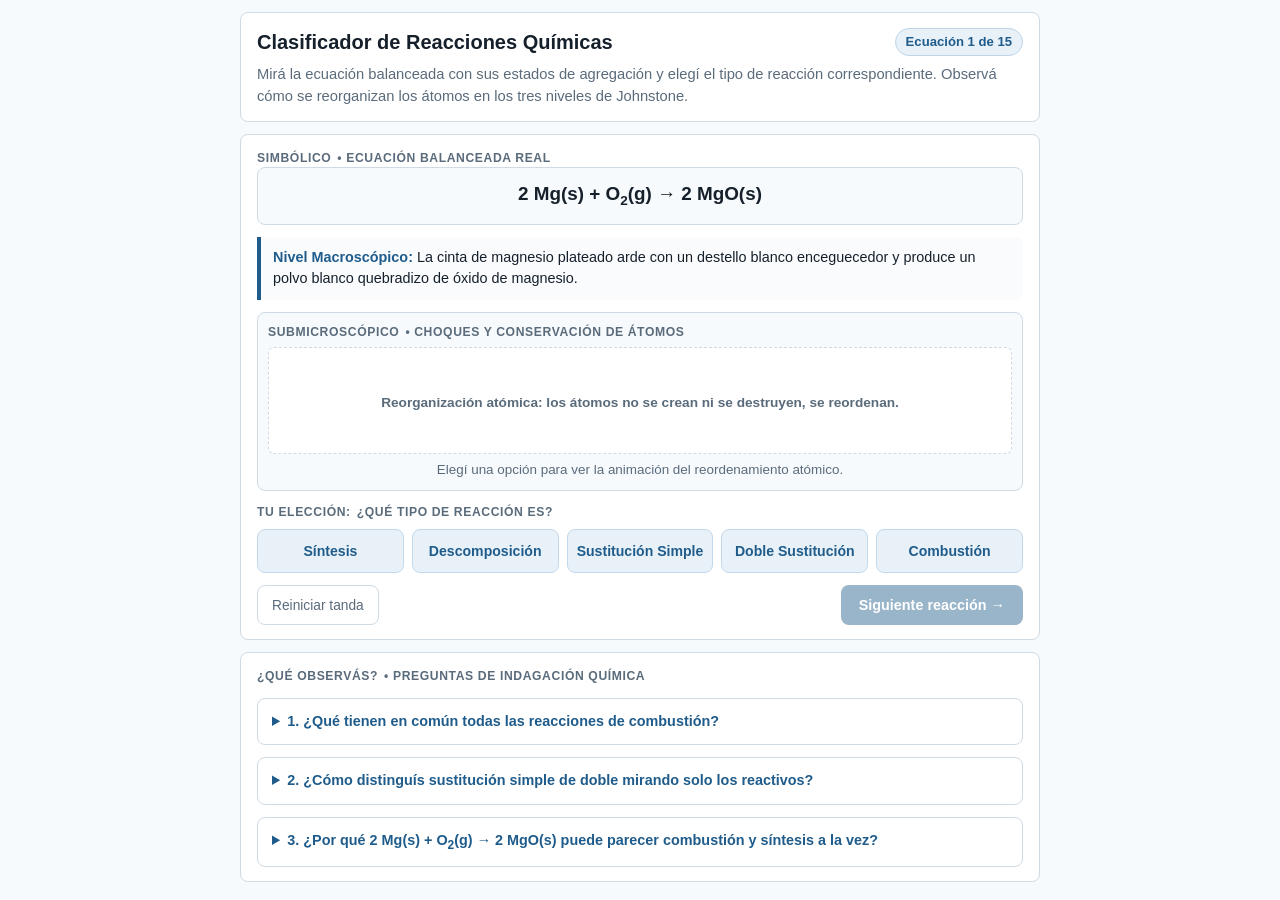
<file: clasificador/index.html>
<!DOCTYPE html>
<html lang="es-AR">
<head>
  <meta charset="UTF-8">
  <meta name="viewport" content="width=device-width, initial-scale=1.0">
  <title>Clasificador de Reacciones Químicas - Simulador Educativo</title>
  <meta name="description" content="Simulador educativo de química para clasificar reacciones integrando los tres niveles de Johnstone: macro, submicro y simbólico.">
  <style>
    :root {
      --bg: #F7FAFC; --panel: #FFFFFF; --border: #CFDAE4; --text: #16202B; --secondary: #5A6B7B;
      --correct-text: #1B7A4B; --correct-bg: #E6F4EC; --warning-text: #8A5A00; --warning-bg: #FDF3E0;
      --interactive-text: #1F5C8B; --interactive-bg: #E8F1F8; --radius: 8px;
    }
    * { box-sizing: border-box; margin: 0; padding: 0; }
    body {
      font-family: -apple-system, BlinkMacSystemFont, "Segoe UI", Roboto, Helvetica, Arial, sans-serif;
      background-color: var(--bg); color: var(--text); line-height: 1.5; padding: 12px 8px;
      display: flex; justify-content: center; overflow-x: hidden;
    }
    .container { width: 100%; max-width: 800px; display: flex; flex-direction: column; gap: 12px; }
    header {
      background: var(--panel); border: 1px solid var(--border); border-radius: var(--radius);
      padding: 14px 16px; display: flex; flex-direction: column; gap: 6px;
    }
    .header-top { display: flex; justify-content: space-between; align-items: center; flex-wrap: wrap; gap: 8px; }
    h1 { font-size: 1.25rem; font-weight: 700; color: var(--text); }
    .badge-progress {
      background: var(--interactive-bg);
      color: var(--interactive-text);
      font-size: 0.82rem;
      font-weight: 600;
      padding: 3px 10px;
      border-radius: 16px;
      border: 1px solid #BFD5E7;
    }
    p.lead { color: var(--secondary); font-size: 0.92rem; }
    .card {
      background: var(--panel);
      border: 1px solid var(--border);
      border-radius: var(--radius);
      padding: 14px 16px;
      display: flex;
      flex-direction: column;
      gap: 12px;
    }
    .section-label {
      font-size: 0.76rem;
      text-transform: uppercase;
      letter-spacing: 0.05em;
      font-weight: 700;
      color: var(--secondary);
      display: flex;
      align-items: center;
      gap: 6px;
    }
    .equation-box {
      background: var(--bg);
      border: 1px solid var(--border);
      border-radius: var(--radius);
      padding: 12px;
      text-align: center;
      font-size: 1.18rem;
      font-weight: 600;
      overflow-x: auto;
      white-space: nowrap;
    }
    .equation-box sub { font-size: 0.72em; }
    .macro-box {
      background: #FAFBFD;
      border-left: 4px solid var(--interactive-text);
      padding: 10px 12px;
      border-radius: 0 var(--radius) var(--radius) 0;
      font-size: 0.9rem;
    }
    .macro-box strong { color: var(--interactive-text); }
    .submicro-container {
      background: var(--bg);
      border: 1px solid var(--border);
      border-radius: var(--radius);
      padding: 10px;
      display: flex;
      flex-direction: column;
      gap: 6px;
    }
    .animation-stage {
      width: 100%;
      min-height: 100px;
      background: #FFFFFF;
      border: 1px dashed var(--border);
      border-radius: 6px;
      display: flex;
      align-items: center;
      justify-content: center;
      overflow: hidden;
    }
    svg.diagram { width: 100%; height: auto; max-height: 105px; display: block; }
    .anim-caption { font-size: 0.84rem; color: var(--secondary); text-align: center; min-height: 20px; }
    .options-grid {
      display: grid;
      grid-template-columns: repeat(auto-fit, minmax(130px, 1fr));
      gap: 8px;
    }
    button.opt-btn {
      background: var(--interactive-bg);
      color: var(--interactive-text);
      border: 1px solid #C2D8EC;
      padding: 10px 6px;
      border-radius: var(--radius);
      font-size: 0.88rem;
      font-weight: 600;
      cursor: pointer;
      text-align: center;
      transition: background 0.15s, border-color 0.15s;
      min-height: 44px;
    }
    button.opt-btn:hover:not(:disabled) { background: #D8E7F4; border-color: var(--interactive-text); }
    button.opt-btn:focus-visible { outline: 2px solid var(--interactive-text); outline-offset: 2px; }
    button.opt-btn:disabled { cursor: not-allowed; opacity: 0.75; }
    button.opt-btn.correct-choice {
      background: var(--correct-bg) !important;
      color: var(--correct-text) !important;
      border-color: #A3D8B8 !important;
    }
    button.opt-btn.wrong-choice {
      background: var(--warning-bg) !important;
      color: var(--warning-text) !important;
      border-color: #E6C88D !important;
    }
    .feedback-panel {
      padding: 12px 14px;
      border-radius: var(--radius);
      display: flex;
      flex-direction: column;
      gap: 6px;
      font-size: 0.9rem;
    }
    .feedback-panel.success { background: var(--correct-bg); border: 1px solid #BCE3CB; color: #0E5231; }
    .feedback-panel.warning { background: var(--warning-bg); border: 1px solid #F6DDA8; color: #613F00; }
    .actions-bar {
      display: flex;
      justify-content: space-between;
      align-items: center;
      flex-wrap: wrap;
      gap: 8px;
    }
    .btn-secondary {
      background: transparent;
      color: var(--secondary);
      border: 1px solid var(--border);
      padding: 8px 14px;
      border-radius: var(--radius);
      font-size: 0.86rem;
      cursor: pointer;
      font-weight: 500;
      min-height: 40px;
    }
    .btn-secondary:hover:not(:disabled) { background: var(--bg); color: var(--text); }
    .btn-secondary:disabled { opacity: 0.45; cursor: not-allowed; }
    .btn-primary {
      background: var(--interactive-text);
      color: #FFFFFF;
      border: none;
      padding: 9px 18px;
      border-radius: var(--radius);
      font-size: 0.9rem;
      font-weight: 600;
      cursor: pointer;
      min-height: 40px;
    }
    .btn-primary:hover:not(:disabled) { opacity: 0.92; }
    .btn-primary:disabled { opacity: 0.45; cursor: not-allowed; }
    details.question-box {
      border: 1px solid var(--border);
      border-radius: var(--radius);
      background: var(--panel);
      padding: 12px 14px;
      font-size: 0.9rem;
    }
    details.question-box[open] { background: #FAFCFE; border-color: #BFD5E7; }
    summary.question-title { font-weight: 600; color: var(--interactive-text); cursor: pointer; user-select: none; }
    .question-answer {
      margin-top: 8px;
      color: var(--text);
      line-height: 1.5;
      font-size: 0.88rem;
      border-top: 1px solid var(--border);
      padding-top: 8px;
    }
    .summary-card { text-align: center; gap: 14px; }
    .summary-grid {
      display: grid;
      grid-template-columns: repeat(auto-fit, minmax(120px, 1fr));
      gap: 8px;
      margin: 6px 0;
    }
    .summary-item {
      background: var(--bg);
      border: 1px solid var(--border);
      padding: 10px;
      border-radius: var(--radius);
      display: flex;
      flex-direction: column;
      gap: 2px;
    }
    .summary-item .cat-name { font-size: 0.8rem; font-weight: 600; color: var(--secondary); }
    .summary-item .cat-score { font-size: 1.2rem; font-weight: 700; color: var(--text); }
    .hidden { display: none !important; }
    @media (max-width: 480px) {
      body { padding: 8px 4px; }
      .card, header { padding: 12px 10px; }
      .options-grid { grid-template-columns: 1fr 1fr; }
      .options-grid button:nth-child(5) { grid-column: span 2; }
      .equation-box { font-size: 1.05rem; padding: 10px 6px; }
    }
  </style>
</head>
<body>

<main class="container">
  <header>
    <div class="header-top">
      <h1>Clasificador de Reacciones Químicas</h1>
      <span id="progress-badge" class="badge-progress" aria-live="polite">Ecuación 1 de 15</span>
    </div>
    <p class="lead">
      Mirá la ecuación balanceada con sus estados de agregación y elegí el tipo de reacción correspondiente. Observá cómo se reorganizan los átomos en los tres niveles de Johnstone.
    </p>
  </header>

  <section id="game-section" class="card" aria-labelledby="symbolic-title">
    <div>
      <div id="symbolic-title" class="section-label"><span>Simbólico</span> &bull; Ecuación balanceada real</div>
      <div id="equation-display" class="equation-box" aria-live="polite"></div>
    </div>

    <div class="macro-box" id="macro-container">
      <strong>Nivel Macroscópico:</strong> <span id="macro-text">Cargando observación...</span>
    </div>

    <div class="submicro-container">
      <div class="section-label"><span>Submicroscópico</span> &bull; Choques y conservación de átomos</div>
      <div class="animation-stage" id="stage-box" aria-label="Animación de choque y reagrupación atómica">
        <svg id="animation-svg" class="diagram" viewBox="0 0 520 100" role="img"></svg>
      </div>
      <div id="anim-caption" class="anim-caption">Elegí una opción para ver la animación del reordenamiento atómico.</div>
    </div>

    <div>
      <div class="section-label" style="margin-bottom: 8px;"><span>Tu elección:</span> ¿Qué tipo de reacción es?</div>
      <div class="options-grid" role="group" aria-label="Tipos de reacciones químicas">
        <button type="button" class="opt-btn" data-type="sintesis" aria-label="Clasificar como Síntesis">Síntesis</button>
        <button type="button" class="opt-btn" data-type="descomposicion" aria-label="Clasificar como Descomposición">Descomposición</button>
        <button type="button" class="opt-btn" data-type="sust_simple" aria-label="Clasificar como Sustitución Simple">Sustitución Simple</button>
        <button type="button" class="opt-btn" data-type="doble_sust" aria-label="Clasificar como Doble Sustitución">Doble Sustitución</button>
        <button type="button" class="opt-btn" data-type="combustion" aria-label="Clasificar como Combustión">Combustión</button>
      </div>
    </div>

    <div id="feedback-box" class="feedback-panel hidden" aria-live="polite"></div>

    <div class="actions-bar">
      <button type="button" id="btn-restart" class="btn-secondary" aria-label="Reiniciar tanda">Reiniciar tanda</button>
      <div style="display: flex; gap: 8px;">
        <button type="button" id="btn-replay" class="btn-secondary hidden" aria-label="Repetir animación">Repetir animación</button>
        <button type="button" id="btn-next" class="btn-primary" disabled aria-label="Avanzar a la siguiente reacción">Siguiente reacción &rarr;</button>
      </div>
    </div>
  </section>

  <section id="summary-section" class="card summary-card hidden" aria-labelledby="summary-title">
    <h2 id="summary-title" style="font-size: 1.2rem; font-weight: 700;">Ronda completada</h2>
    <p class="lead">
      Mirá el resumen de aciertos por cada tipo de reacción. En todas las transformaciones se conservaron los átomos en cantidad y tipo.
    </p>
    <div class="summary-grid" id="summary-metrics"></div>
    <p style="font-size: 0.88rem; color: var(--secondary);">Sin tiempos ni presiones: podés reiniciar para ejercitar con una secuencia aleatoria nueva.</p>
    <div style="margin-top: 6px;">
      <button type="button" id="btn-restart-final" class="btn-primary" aria-label="Comenzar otra tanda">Comenzar nueva tanda</button>
    </div>
  </section>

  <section class="card" aria-labelledby="questions-panel-title">
    <div class="section-label" id="questions-panel-title"><span>¿Qué observás?</span> &bull; Preguntas de indagación química</div>

    <details class="question-box">
      <summary class="question-title">1. ¿Qué tienen en común todas las reacciones de combustión?</summary>
      <div class="question-answer">
        En todas las combustiones completas de sustancias orgánicas interviene un combustible y oxígeno gaseoso (O<sub>2</sub>) como comburente. Los productos formados son siempre dióxido de carbono (CO<sub>2</sub>) y vapor de agua (H<sub>2</sub>O), acompañados por una fuerte liberación de energía térmica y lumínica (llama). Cada átomo de C, H y O de los reactivos se conserva rigurosamente en los productos.
      </div>
    </details>

    <details class="question-box">
      <summary class="question-title">2. ¿Cómo distinguís sustitución simple de doble mirando solo los reactivos?</summary>
      <div class="question-answer">
        Observá exclusivamente a la izquierda de la flecha:
        <br>&bull; En la <strong>sustitución simple</strong> tenés <em>un elemento libre</em> (como Zn, Mg o Fe metálico elemental) junto a <em>un compuesto</em> acuoso.
        <br>&bull; En la <strong>doble sustitución</strong> tenés <em>dos compuestos</em> iniciales (generalmente sales, ácidos o bases iónicas) que intercambian mutuamente sus iones. No hay sustancias elementales libres entre los reactivos.
      </div>
    </details>

    <details class="question-box">
      <summary class="question-title">3. ¿Por qué 2 Mg(s) + O<sub>2</sub>(g) &rarr; 2 MgO(s) puede parecer combustión y síntesis a la vez?</summary>
      <div class="question-answer">
        ¡Excelente observación!
        <br>&bull; Estructuralmente es una <strong>síntesis</strong> porque dos sustancias simples se unen para originar <em>un único producto</em>: óxido de magnesio (red cristalina constituida por unidades de fórmula iónicas Mg<sup>2+</sup> y O<sup>2-</sup>, no por moléculas).
        <br>&bull; A nivel fenoménico macroscópico arde vigorosamente con el oxígeno liberando un destello cegador y calor, semejante a una combustión. En el programa de secundaria se clasifica primordialmente como síntesis por responder al esquema A + B &rarr; AB.
      </div>
    </details>
  </section>
</main>

<script>
  /* Base de datos de 15 reacciones reales verificadas (3 por cada tipo) */
  const REACCIONES = [
    // Síntesis
    { id: 1, tipo: 'sintesis', nombreTipo: 'Síntesis', ecuacionHtml: '2 Mg(s) + O<sub>2</sub>(g) &rarr; 2 MgO(s)', macro: 'La cinta de magnesio plateado arde con un destello blanco enceguecedor y produce un polvo blanco quebradizo de óxido de magnesio.', pista: 'Dos sustancias simples se combinan para originar un único producto compuesto (unidades de fórmula MgO).', esquema: 'A + B &rarr; AB', bloques: { tipo: 'sintesis', a: 'Mg', b: 'O', ab: 'MgO', colA: '#1F5C8B', colB: '#D97706' } },
    { id: 2, tipo: 'sintesis', nombreTipo: 'Síntesis', ecuacionHtml: 'N<sub>2</sub>(g) + 3 H<sub>2</sub>(g) &rarr; 2 NH<sub>3</sub>(g)', macro: 'Dos gases inodoros e incoloros se combinan a alta presión y temperatura sobre hierro metálico para formar amoníaco con olor picante.', pista: 'Dos elementos moleculares gaseosos se integran dando un único producto gaseoso.', esquema: 'A + B &rarr; AB', bloques: { tipo: 'sintesis', a: 'N', b: 'H', ab: 'NH3', colA: '#1F5C8B', colB: '#1B7A4B' } },
    { id: 3, tipo: 'sintesis', nombreTipo: 'Síntesis', ecuacionHtml: '2 H<sub>2</sub>(g) + O<sub>2</sub>(g) &rarr; 2 H<sub>2</sub>O(l)', macro: 'Gases incoloros que detonan con una chispa liberando calor y condensando gotas de agua líquida.', pista: 'Dos sustancias elementales se unen para constituir una sola sustancia compuesta líquida.', esquema: 'A + B &rarr; AB', bloques: { tipo: 'sintesis', a: 'H', b: 'O', ab: 'H2O', colA: '#1B7A4B', colB: '#D97706' } },
    // Descomposición
    { id: 4, tipo: 'descomposicion', nombreTipo: 'Descomposición', ecuacionHtml: 'CaCO<sub>3</sub>(s) &rarr; CaO(s) + CO<sub>2</sub>(g)', macro: 'Piedra caliza sólida que al calentarse intensamente en horno desprende dióxido de carbono gaseoso y deja cal viva sólida.', pista: 'Un solo compuesto inicial se desdobla por acción del calor en dos sustancias más simples.', esquema: 'AB &rarr; A + B', bloques: { tipo: 'descomposicion', ab: 'CaCO3', a: 'CaO', b: 'CO2', colA: '#5A6B7B', colB: '#7C3AED' } },
    { id: 5, tipo: 'descomposicion', nombreTipo: 'Descomposición', ecuacionHtml: '2 H<sub>2</sub>O<sub>2</sub>(ac) &rarr; 2 H<sub>2</sub>O(l) + O<sub>2</sub>(g)', macro: 'El agua oxigenada líquida efervesce rápidamente ante una pizca de catalizador, desprendiendo burbujas continuas de oxígeno.', pista: 'Un único compuesto reactivo se escinde produciendo agua líquida y oxígeno gaseoso libre.', esquema: 'AB &rarr; A + B', bloques: { tipo: 'descomposicion', ab: 'H2O2', a: 'H2O', b: 'O2', colA: '#1F5C8B', colB: '#D97706' } },
    { id: 6, tipo: 'descomposicion', nombreTipo: 'Descomposición', ecuacionHtml: '2 KClO<sub>3</sub>(s) &rarr; 2 KCl(s) + 3 O<sub>2</sub>(g)', macro: 'Cristales blancos que al calentarse funden y liberan abundante gas oxígeno capaz de reavivar una astilla al rojo.', pista: 'Una sal oxigenada ternaria única se fragmenta en una sal binaria sólida y gas diatómico.', esquema: 'AB &rarr; A + B', bloques: { tipo: 'descomposicion', ab: 'KClO3', a: 'KCl', b: 'O2', colA: '#1B7A4B', colB: '#D97706' } },
    // Sustitución simple
    { id: 7, tipo: 'sust_simple', nombreTipo: 'Sustitución Simple', ecuacionHtml: 'Zn(s) + CuSO<sub>4</sub>(ac) &rarr; ZnSO<sub>4</sub>(ac) + Cu(s)', macro: 'La solución azul de cobre se aclara gradualmente mientras la placa de cinc se recubre de una capa de cobre metálico rojizo.', pista: 'El cinc metálico más activo en la serie electroquímica desplaza al catión cobre de su sal.', esquema: 'A + BC &rarr; AC + B', bloques: { tipo: 'sust_simple', a: 'Zn', b: 'Cu', c: 'SO4', colA: '#1F5C8B', colB: '#B45309', colC: '#0D9488' } },
    { id: 8, tipo: 'sust_simple', nombreTipo: 'Sustitución Simple', ecuacionHtml: 'Mg(s) + 2 HCl(ac) &rarr; MgCl<sub>2</sub>(ac) + H<sub>2</sub>(g)', macro: 'La tira de magnesio se disuelve de inmediato con fuerte efervescencia de hidrógeno gaseoso y calentamiento del tubo.', pista: 'Un metal activo libre desplaza al hidrógeno del ácido clorhídrico liberándolo como gas H2.', esquema: 'A + BC &rarr; AC + B', bloques: { tipo: 'sust_simple', a: 'Mg', b: 'H', c: 'Cl', colA: '#1F5C8B', colB: '#1B7A4B', colC: '#D97706' } },
    { id: 9, tipo: 'sust_simple', nombreTipo: 'Sustitución Simple', ecuacionHtml: 'Fe(s) + CuSO<sub>4</sub>(ac) &rarr; FeSO<sub>4</sub>(ac) + Cu(s)', macro: 'Un clavo de hierro sumergido en solución azulada se recubre rápidamente de cobre rojizo y el líquido toma un tinte verdoso.', pista: 'El hierro elemental desplaza al ion cobre de la solución acuosa porque el Fe es más activo que el Cu.', esquema: 'A + BC &rarr; AC + B', bloques: { tipo: 'sust_simple', a: 'Fe', b: 'Cu', c: 'SO4', colA: '#475569', colB: '#B45309', colC: '#0D9488' } },
    // Doble sustitución
    { id: 10, tipo: 'doble_sust', nombreTipo: 'Doble Sustitución', ecuacionHtml: 'AgNO<sub>3</sub>(ac) + NaCl(ac) &rarr; AgCl(s) + NaNO<sub>3</sub>(ac)', macro: 'Al juntar dos soluciones transparentes se forma un precipitado lechoso blanco de cloruro de plata que decanta.', pista: 'Dos compuestos iónicos disueltos intercambian aniones; precipita el compuesto insoluble AgCl.', esquema: 'AB + CD &rarr; AD + CB', bloques: { tipo: 'doble_sust', a: 'Ag', b: 'NO3', c: 'Na', d: 'Cl', colA: '#6366F1', colB: '#0EA5E9', colC: '#F59E0B', colD: '#10B981' } },
    { id: 11, tipo: 'doble_sust', nombreTipo: 'Doble Sustitución', ecuacionHtml: 'BaCl<sub>2</sub>(ac) + Na<sub>2</sub>SO<sub>4</sub>(ac) &rarr; BaSO<sub>4</sub>(s) + 2 NaCl(ac)', macro: 'Dos líquidos incoloros forman una turbidez blanca densa instantánea de sulfato de bario insoluble.', pista: 'Dos sales intercambian sus iones formando el precipitado sólido BaSO4.', esquema: 'AB + CD &rarr; AD + CB', bloques: { tipo: 'doble_sust', a: 'Ba', b: 'Cl', c: 'Na', d: 'SO4', colA: '#8B5CF6', colB: '#10B981', colC: '#F59E0B', colD: '#EC4899' } },
    { id: 12, tipo: 'doble_sust', nombreTipo: 'Doble Sustitución', ecuacionHtml: 'HCl(ac) + NaOH(ac) &rarr; NaCl(ac) + H<sub>2</sub>O(l)', macro: 'Neutralización ácido-base sin precipitado pero con notable aumento de temperatura en el recipiente.', pista: 'Los iones H+ y OH- intercambian sus parejas y forman agua líquida molecular muy estable.', esquema: 'AB + CD &rarr; AD + CB', bloques: { tipo: 'doble_sust', a: 'H', b: 'Cl', c: 'Na', d: 'OH', colA: '#EF4444', colB: '#10B981', colC: '#F59E0B', colD: '#3B82F6' } },
    // Combustión
    { id: 13, tipo: 'combustion', nombreTipo: 'Combustión', ecuacionHtml: 'C<sub>3</sub>H<sub>8</sub>(g) + 5 O<sub>2</sub>(g) &rarr; 3 CO<sub>2</sub>(g) + 4 H<sub>2</sub>O(g)', macro: 'El gas propano arde con llama azul vigorosa desprendiendo calor, dióxido de carbono y vapor de agua.', pista: 'Un hidrocarburo reacciona con O2 produciendo CO2, H2O y liberando energía térmica.', esquema: 'Combustible + O<sub>2</sub> &rarr; CO<sub>2</sub> + H<sub>2</sub>O', bloques: { tipo: 'combustion', fuel: 'C3H8', colFuel: '#1F5C8B' } },
    { id: 14, tipo: 'combustion', nombreTipo: 'Combustión', ecuacionHtml: 'CH<sub>4</sub>(g) + 2 O<sub>2</sub>(g) &rarr; CO<sub>2</sub>(g) + 2 H<sub>2</sub>O(g)', macro: 'El gas metano de la hornalla arde en combustión completa liberando calor y empañando superficies frías con vapor.', pista: 'Un alcano se oxida totalmente con oxígeno comburente dando dióxido de carbono y agua gaseosa.', esquema: 'Combustible + O<sub>2</sub> &rarr; CO<sub>2</sub> + H<sub>2</sub>O', bloques: { tipo: 'combustion', fuel: 'CH4', colFuel: '#1F5C8B' } },
    { id: 15, tipo: 'combustion', nombreTipo: 'Combustión', ecuacionHtml: 'C<sub>2</sub>H<sub>5</sub>OH(l) + 3 O<sub>2</sub>(g) &rarr; 2 CO<sub>2</sub>(g) + 3 H<sub>2</sub>O(g)', macro: 'El bioetanol líquido arde con llama limpia liberando calor y evaporándose por completo sin dejar cenizas.', pista: 'Un compuesto orgánico reacciona enérgicamente con dioxígeno gaseoso rindiendo CO2 y H2O.', esquema: 'Combustible + O<sub>2</sub> &rarr; CO<sub>2</sub> + H<sub>2</sub>O', bloques: { tipo: 'combustion', fuel: 'C2H5OH', colFuel: '#1F5C8B' } }
  ];

  /* Justificaciones pedagógicas al descartar una opción */
  const ERRORES_TIPO = {
    sintesis: 'Elegiste Síntesis, pero en una síntesis debe formarse un único producto a partir de dos o más reactivos (A + B &rarr; AB).',
    descomposicion: 'Elegiste Descomposición, pero en una descomposición debe partirse de un único reactivo que se divide (AB &rarr; A + B).',
    sust_simple: 'Elegiste Sustitución Simple, pero acá no hay un elemento simple libre desplazando a otro en un compuesto (A + BC &rarr; AC + B).',
    doble_sust: 'Elegiste Doble Sustitución, pero acá no ocurre un intercambio recíproco de iones entre dos compuestos (AB + CD &rarr; AD + CB).',
    combustion: 'Elegiste Combustión, pero en una combustión debe reaccionar un combustible con O2 para generar CO2 y H2O liberando calor.'
  };

  /* Variables de estado */
  let ordenPreguntas = [];
  let indiceActual = 0;
  let respondido = false;
  let animacionEnCurso = false;
  let aciertosPorTipo = {
    sintesis: { aciertos: 0, total: 0 },
    descomposicion: { aciertos: 0, total: 0 },
    sust_simple: { aciertos: 0, total: 0 },
    doble_sust: { aciertos: 0, total: 0 },
    combustion: { aciertos: 0, total: 0 }
  };

  /* Nodos del DOM */
  const eqDisplay = document.getElementById('equation-display');
  const macroText = document.getElementById('macro-text');
  const progressBadge = document.getElementById('progress-badge');
  const animSvg = document.getElementById('animation-svg');
  const animCaption = document.getElementById('anim-caption');
  const feedbackBox = document.getElementById('feedback-box');
  const btnNext = document.getElementById('btn-next');
  const btnReplay = document.getElementById('btn-replay');
  const btnRestart = document.getElementById('btn-restart');
  const btnRestartFinal = document.getElementById('btn-restart-final');
  const optButtons = document.querySelectorAll('.opt-btn');
  const gameSection = document.getElementById('game-section');
  const summarySection = document.getElementById('summary-section');
  const summaryMetrics = document.getElementById('summary-metrics');

  /* Inicializar o reiniciar tanda de 15 preguntas */
  function iniciarTanda() {
    ordenPreguntas = [...Array(REACCIONES.length).keys()].sort(() => Math.random() - 0.5);
    indiceActual = 0;
    animacionEnCurso = false;
    aciertosPorTipo = {
      sintesis: { aciertos: 0, total: 0 },
      descomposicion: { aciertos: 0, total: 0 },
      sust_simple: { aciertos: 0, total: 0 },
      doble_sust: { aciertos: 0, total: 0 },
      combustion: { aciertos: 0, total: 0 }
    };
    REACCIONES.forEach(r => { aciertosPorTipo[r.tipo].total++; });
    summarySection.classList.add('hidden');
    gameSection.classList.remove('hidden');
    cargarReaccion(0);
  }

  /* Cargar reacción y desbloquear controles */
  function cargarReaccion(idx) {
    respondido = false;
    animacionEnCurso = false;
    const reaccion = REACCIONES[ordenPreguntas[idx]];
    progressBadge.textContent = `Ecuación ${idx + 1} de ${REACCIONES.length}`;
    eqDisplay.innerHTML = reaccion.ecuacionHtml;
    macroText.textContent = reaccion.macro;

    optButtons.forEach(btn => {
      btn.disabled = false;
      btn.classList.remove('correct-choice', 'wrong-choice');
    });

    feedbackBox.className = 'feedback-panel hidden';
    feedbackBox.innerHTML = '';
    btnNext.disabled = true;
    btnReplay.classList.add('hidden');

    animSvg.innerHTML = `
      <rect x="0" y="0" width="520" height="100" fill="#FFFFFF" />
      <text x="260" y="52" font-size="13" font-weight="600" fill="#5A6B7B" text-anchor="middle" dominant-baseline="central">
        Reorganización atómica: los átomos no se crean ni se destruyen, se reordenan.
      </text>
    `;
    animCaption.textContent = 'Elegí una opción para ver la animación del reordenamiento atómico.';
  }

  /* Animaciones SVG de colisión y reordenamiento de partículas */
  function animarReagrupacion(reaccion) {
    animacionEnCurso = true;
    btnReplay.disabled = true;
    const b = reaccion.bloques;

    if (b.tipo === 'sintesis') {
      animCaption.innerHTML = `<strong>Choque y unión:</strong> Los bloques A y B colisionan de frente y se combinan en [AB]. Se conservan todos los átomos.`;
      animSvg.innerHTML = `
        <style>
          @keyframes clashA { 0% { transform: translateX(0); } 45% { transform: translateX(95px); } 55% { transform: translateX(85px); } 100% { transform: translateX(100px); } }
          @keyframes clashB { 0% { transform: translateX(0); } 45% { transform: translateX(-95px); } 55% { transform: translateX(-85px); } 100% { transform: translateX(-100px); } }
          @keyframes sWave { 0%, 40% { opacity: 0; transform: scale(0.3); } 48% { opacity: 1; transform: scale(1.4); } 65%, 100% { opacity: 0; transform: scale(2.2); } }
          @keyframes fadeP { 0%, 40% { opacity: 1; } 48%, 100% { opacity: 0; } }
          @keyframes lblP { 0%, 55% { opacity: 0; } 100% { opacity: 1; } }
          .sintA { animation: clashA 1.8s ease-in-out forwards; }
          .sintB { animation: clashB 1.8s ease-in-out forwards; }
          .plusS { animation: fadeP 1.8s ease-in-out forwards; }
          .waveS { transform-origin: 260px 50px; animation: sWave 1.8s ease-in-out forwards; }
          .lblP { animation: lblP 1.8s ease-in-out forwards; }
        </style>
        <rect x="0" y="0" width="520" height="100" fill="#FFFFFF"/>
        <text x="260" y="50" font-size="22" font-weight="700" fill="#5A6B7B" text-anchor="middle" dominant-baseline="central" class="plusS">+</text>
        <circle cx="260" cy="50" r="18" fill="none" stroke="#D97706" stroke-width="2.5" class="waveS"/>
        <g class="sintA">
          <rect x="110" y="26" width="55" height="48" rx="6" fill="${b.colA}" stroke="#16202B" stroke-width="1.5"/>
          <text x="137" y="50" font-size="13" font-weight="700" fill="#FFFFFF" text-anchor="middle" dominant-baseline="central">${b.a}</text>
        </g>
        <g class="sintB">
          <rect x="355" y="26" width="55" height="48" rx="6" fill="${b.colB}" stroke="#16202B" stroke-width="1.5"/>
          <text x="382" y="50" font-size="13" font-weight="700" fill="#FFFFFF" text-anchor="middle" dominant-baseline="central">${b.b}</text>
        </g>
        <text x="260" y="86" font-size="12" font-weight="700" fill="#1B7A4B" text-anchor="middle" class="lblP">Producto único: [${b.ab}]</text>
      `;
    } else if (b.tipo === 'descomposicion') {
      animCaption.innerHTML = `<strong>Ruptura por energía:</strong> El enlace de [AB] se rompe por calor o catalizador y se separan los fragmentos A y B.`;
      animSvg.innerHTML = `
        <style>
          @keyframes splitA { 0% { transform: translateX(0); } 30% { transform: translateX(5px); } 45% { transform: translateX(-20px); } 100% { transform: translateX(-105px); } }
          @keyframes splitB { 0% { transform: translateX(0); } 30% { transform: translateX(-5px); } 45% { transform: translateX(20px); } 100% { transform: translateX(105px); } }
          @keyframes sparkB { 0%, 25% { opacity: 0; transform: scale(0.5); } 35% { opacity: 1; transform: scale(1.3); } 50%, 100% { opacity: 0; } }
          @keyframes appSign { 0%, 45% { opacity: 0; } 100% { opacity: 1; } }
          .dA { animation: splitA 1.8s ease-in-out forwards; }
          .dB { animation: splitB 1.8s ease-in-out forwards; }
          .spark { transform-origin: 260px 50px; animation: sparkB 1.8s ease-in-out forwards; }
          .signD { animation: appSign 1.8s ease-in-out forwards; }
        </style>
        <rect x="0" y="0" width="520" height="100" fill="#FFFFFF"/>
        <circle cx="260" cy="50" r="14" fill="#FDE68A" stroke="#D97706" stroke-width="2" class="spark"/>
        <text x="260" y="50" font-size="22" font-weight="700" fill="#5A6B7B" text-anchor="middle" dominant-baseline="central" class="signD">+</text>
        <g class="dA">
          <rect x="205" y="26" width="55" height="48" rx="6" fill="${b.colA}" stroke="#16202B" stroke-width="1.5"/>
          <text x="232" y="50" font-size="12" font-weight="700" fill="#FFFFFF" text-anchor="middle" dominant-baseline="central">${b.a}</text>
        </g>
        <g class="dB">
          <rect x="260" y="26" width="55" height="48" rx="6" fill="${b.colB}" stroke="#16202B" stroke-width="1.5"/>
          <text x="287" y="50" font-size="12" font-weight="700" fill="#FFFFFF" text-anchor="middle" dominant-baseline="central">${b.b}</text>
        </g>
        <text x="260" y="86" font-size="12" font-weight="700" fill="#1F5C8B" text-anchor="middle" class="signD">[${b.ab}] &rarr; [${b.a}] + [${b.b}]</text>
      `;
    } else if (b.tipo === 'sust_simple') {
      animCaption.innerHTML = `<strong>Desplazamiento directo:</strong> El átomo libre [A] choca con [BC], expulsa a [B] y se enlaza con [C] formando [AC].`;
      animSvg.innerHTML = `
        <style>
          @keyframes bumpA { 0% { transform: translateX(0); } 45% { transform: translateX(140px); } 55% { transform: translateX(130px); } 100% { transform: translateX(150px); } }
          @keyframes ejectB { 0%, 45% { transform: translateX(0); } 60% { transform: translateX(50px); } 100% { transform: translateX(170px); } }
          @keyframes stayC { 0%, 45% { transform: translateX(0); } 100% { transform: translateX(25px); } }
          .hitA { animation: bumpA 1.9s ease-in-out forwards; }
          .outB { animation: ejectB 1.9s ease-in-out forwards; }
          .adjC { animation: stayC 1.9s ease-in-out forwards; }
        </style>
        <rect x="0" y="0" width="520" height="100" fill="#FFFFFF"/>
        <g class="hitA">
          <rect x="50" y="26" width="50" height="48" rx="6" fill="${b.colA}" stroke="#16202B" stroke-width="1.5"/>
          <text x="75" y="50" font-size="12" font-weight="700" fill="#FFFFFF" text-anchor="middle" dominant-baseline="central">${b.a}</text>
        </g>
        <g class="outB">
          <rect x="235" y="26" width="50" height="48" rx="6" fill="${b.colB}" stroke="#16202B" stroke-width="1.5"/>
          <text x="260" y="50" font-size="12" font-weight="700" fill="#FFFFFF" text-anchor="middle" dominant-baseline="central">${b.b}</text>
        </g>
        <g class="adjC">
          <rect x="285" y="26" width="50" height="48" rx="6" fill="${b.colC}" stroke="#16202B" stroke-width="1.5"/>
          <text x="310" y="50" font-size="12" font-weight="700" fill="#FFFFFF" text-anchor="middle" dominant-baseline="central">${b.c}</text>
        </g>
        <text x="260" y="88" font-size="12" font-weight="700" fill="#5A6B7B" text-anchor="middle">A + BC &rarr; AC + B</text>
      `;
    } else if (b.tipo === 'doble_sust') {
      animCaption.innerHTML = `<strong>Intercambio mutuo de iones:</strong> [AB] y [CD] colisionan e intercambian sus parejas formando [AD] y [CB].`;
      animSvg.innerHTML = `
        <style>
          @keyframes swapB { 0% { transform: translate(0, 0); } 45% { transform: translate(75px, -24px); } 100% { transform: translate(175px, 0); } }
          @keyframes swapD { 0% { transform: translate(0, 0); } 45% { transform: translate(-75px, 24px); } 100% { transform: translate(-175px, 0); } }
          .swB { animation: swapB 1.9s ease-in-out forwards; }
          .swD { animation: swapD 1.9s ease-in-out forwards; }
        </style>
        <rect x="0" y="0" width="520" height="100" fill="#FFFFFF"/>
        <rect x="85" y="26" width="48" height="48" rx="6" fill="${b.colA}" stroke="#16202B" stroke-width="1.5"/>
        <text x="109" y="50" font-size="12" font-weight="700" fill="#FFFFFF" text-anchor="middle" dominant-baseline="central">${b.a}</text>
        <g class="swB">
          <rect x="133" y="26" width="48" height="48" rx="6" fill="${b.colB}" stroke="#16202B" stroke-width="1.5"/>
          <text x="157" y="50" font-size="12" font-weight="700" fill="#FFFFFF" text-anchor="middle" dominant-baseline="central">${b.b}</text>
        </g>
        <rect x="290" y="26" width="48" height="48" rx="6" fill="${b.colC}" stroke="#16202B" stroke-width="1.5"/>
        <text x="314" y="50" font-size="12" font-weight="700" fill="#FFFFFF" text-anchor="middle" dominant-baseline="central">${b.c}</text>
        <g class="swD">
          <rect x="338" y="26" width="48" height="48" rx="6" fill="${b.colD}" stroke="#16202B" stroke-width="1.5"/>
          <text x="362" y="50" font-size="12" font-weight="700" fill="#FFFFFF" text-anchor="middle" dominant-baseline="central">${b.d}</text>
        </g>
        <text x="260" y="88" font-size="12" font-weight="700" fill="#5A6B7B" text-anchor="middle">AB + CD &rarr; AD + CB (intercambio iónico)</text>
      `;
    } else if (b.tipo === 'combustion') {
      animCaption.innerHTML = `<strong>Oxidación enérgica:</strong> Los enlaces de C y H colisionan con O<sub>2</sub> liberando calor y reorganizándose en CO<sub>2</sub> y H<sub>2</sub>O.`;
      animSvg.innerHTML = `
        <style>
          @keyframes rShift { 0% { transform: scale(1); opacity: 1; } 45% { transform: translateX(65px) scale(1.04); } 55% { opacity: 0.6; } 100% { transform: translateX(85px); opacity: 0; } }
          @keyframes flmP { 0%, 35% { opacity: 0; transform: scale(0.3); } 50% { opacity: 1; transform: scale(1.3); } 65%, 100% { opacity: 0; } }
          @keyframes pIn { 0%, 50% { opacity: 0; transform: translateY(8px); } 100% { opacity: 1; transform: translateY(0); } }
          .rShift { animation: rShift 1.9s ease-in-out forwards; }
          .flm { transform-origin: 250px 50px; animation: flmP 1.9s ease-in-out forwards; }
          .pIn { animation: pIn 1.9s ease-in-out forwards; }
        </style>
        <rect x="0" y="0" width="520" height="100" fill="#FFFFFF"/>
        <g class="rShift">
          <rect x="55" y="26" width="70" height="48" rx="6" fill="${b.colFuel}" stroke="#16202B" stroke-width="1.5"/>
          <text x="90" y="50" font-size="12" font-weight="700" fill="#FFFFFF" text-anchor="middle" dominant-baseline="central">${b.fuel}</text>
          <text x="145" y="50" font-size="18" font-weight="700" fill="#5A6B7B" text-anchor="middle" dominant-baseline="central">+</text>
          <rect x="165" y="26" width="55" height="48" rx="6" fill="#D97706" stroke="#16202B" stroke-width="1.5"/>
          <text x="192" y="50" font-size="13" font-weight="700" fill="#FFFFFF" text-anchor="middle" dominant-baseline="central">O₂</text>
        </g>
        <circle cx="250" cy="50" r="22" fill="#F59E0B" stroke="#B45309" stroke-width="2" class="flm"/>
        <g class="pIn">
          <text x="250" y="50" font-size="14" font-weight="700" fill="#B45309" text-anchor="middle" dominant-baseline="central">&rarr; &Delta; &rarr;</text>
          <rect x="320" y="26" width="60" height="48" rx="6" fill="#7C3AED" stroke="#16202B" stroke-width="1.5"/>
          <text x="350" y="50" font-size="12" font-weight="700" fill="#FFFFFF" text-anchor="middle" dominant-baseline="central">CO₂</text>
          <text x="395" y="50" font-size="18" font-weight="700" fill="#5A6B7B" text-anchor="middle" dominant-baseline="central">+</text>
          <rect x="410" y="26" width="60" height="48" rx="6" fill="#0D9488" stroke="#16202B" stroke-width="1.5"/>
          <text x="440" y="50" font-size="12" font-weight="700" fill="#FFFFFF" text-anchor="middle" dominant-baseline="central">H₂O</text>
        </g>
        <text x="260" y="88" font-size="12" font-weight="700" fill="#B45309" text-anchor="middle">Combustible + O₂ &rarr; CO₂ + H₂O + calor</text>
      `;
    }

    setTimeout(() => {
      animacionEnCurso = false;
      btnReplay.disabled = false;
    }, 1950);
  }

  /* Evaluar opción y bloquear situaciones anómalas */
  function evaluarOpcion(tipoElegido, botonElemento) {
    if (respondido) return;
    respondido = true;

    const reaccion = REACCIONES[ordenPreguntas[indiceActual]];
    const esCorrecto = (tipoElegido === reaccion.tipo);

    // Deshabilitar todos los botones para evitar combinaciones imposibles o votos dobles
    optButtons.forEach(btn => {
      btn.disabled = true;
      if (btn.dataset.type === reaccion.tipo) {
        btn.classList.add('correct-choice');
      }
    });

    btnReplay.classList.remove('hidden');
    animarReagrupacion(reaccion);

    feedbackBox.classList.remove('hidden');
    if (esCorrecto) {
      aciertosPorTipo[reaccion.tipo].aciertos++;
      feedbackBox.className = 'feedback-panel success';
      feedbackBox.innerHTML = `
        <div><strong>&iexcl;Muy bien deducido!</strong> Es una reacción de <strong>${reaccion.nombreTipo}</strong>.</div>
        <div><strong>Pista clave:</strong> ${reaccion.pista}</div>
        <div style="font-size: 0.84rem; color: #0E5231;">Nivel simbólico: responde al esquema <em>${reaccion.esquema}</em>.</div>
      `;
    } else {
      botonElemento.classList.add('wrong-choice');
      feedbackBox.className = 'feedback-panel warning';
      const motivoError = ERRORES_TIPO[tipoElegido] || 'La opción no corresponde con el patrón de esta reacción.';
      feedbackBox.innerHTML = `
        <div><strong>Respuesta incorrecta:</strong> Esta reacción es una <strong>${reaccion.nombreTipo}</strong>.</div>
        <div><strong>¿Por qué no corresponde tu opción?</strong> ${motivoError}</div>
        <div><strong>Pista para identificarla:</strong> ${reaccion.pista}</div>
      `;
    }

    btnNext.disabled = false;
    btnNext.focus();
  }

  /* Avanzar de ecuación */
  function avanzar() {
    if (!respondido) return;
    indiceActual++;
    if (indiceActual < REACCIONES.length) {
      cargarReaccion(indiceActual);
    } else {
      mostrarResumenFinal();
    }
  }

  /* Resumen final pedagógico */
  function mostrarResumenFinal() {
    gameSection.classList.add('hidden');
    summarySection.classList.remove('hidden');

    const nombres = {
      sintesis: 'Síntesis',
      descomposicion: 'Descomposición',
      sust_simple: 'Sustitución Simple',
      doble_sust: 'Doble Sustitución',
      combustion: 'Combustión'
    };

    summaryMetrics.innerHTML = '';
    Object.keys(aciertosPorTipo).forEach(k => {
      const data = aciertosPorTipo[k];
      const div = document.createElement('div');
      div.className = 'summary-item';
      div.innerHTML = `
        <span class="cat-name">${nombres[k]}</span>
        <span class="cat-score">${data.aciertos} / ${data.total}</span>
        <span style="font-size: 0.76rem; color: var(--secondary);">aciertos</span>
      `;
      summaryMetrics.appendChild(div);
    });
    btnRestartFinal.focus();
  }

  /* Registro de eventos accesibles */
  optButtons.forEach(btn => {
    btn.addEventListener('click', () => {
      evaluarOpcion(btn.dataset.type, btn);
    });
  });

  btnNext.addEventListener('click', avanzar);
  btnRestart.addEventListener('click', iniciarTanda);
  btnRestartFinal.addEventListener('click', iniciarTanda);
  btnReplay.addEventListener('click', () => {
    if (respondido && !animacionEnCurso) {
      animarReagrupacion(REACCIONES[ordenPreguntas[indiceActual]]);
    }
  });

  // Inicio automático
  iniciarTanda();
</script>

</body>
</html>
</file>
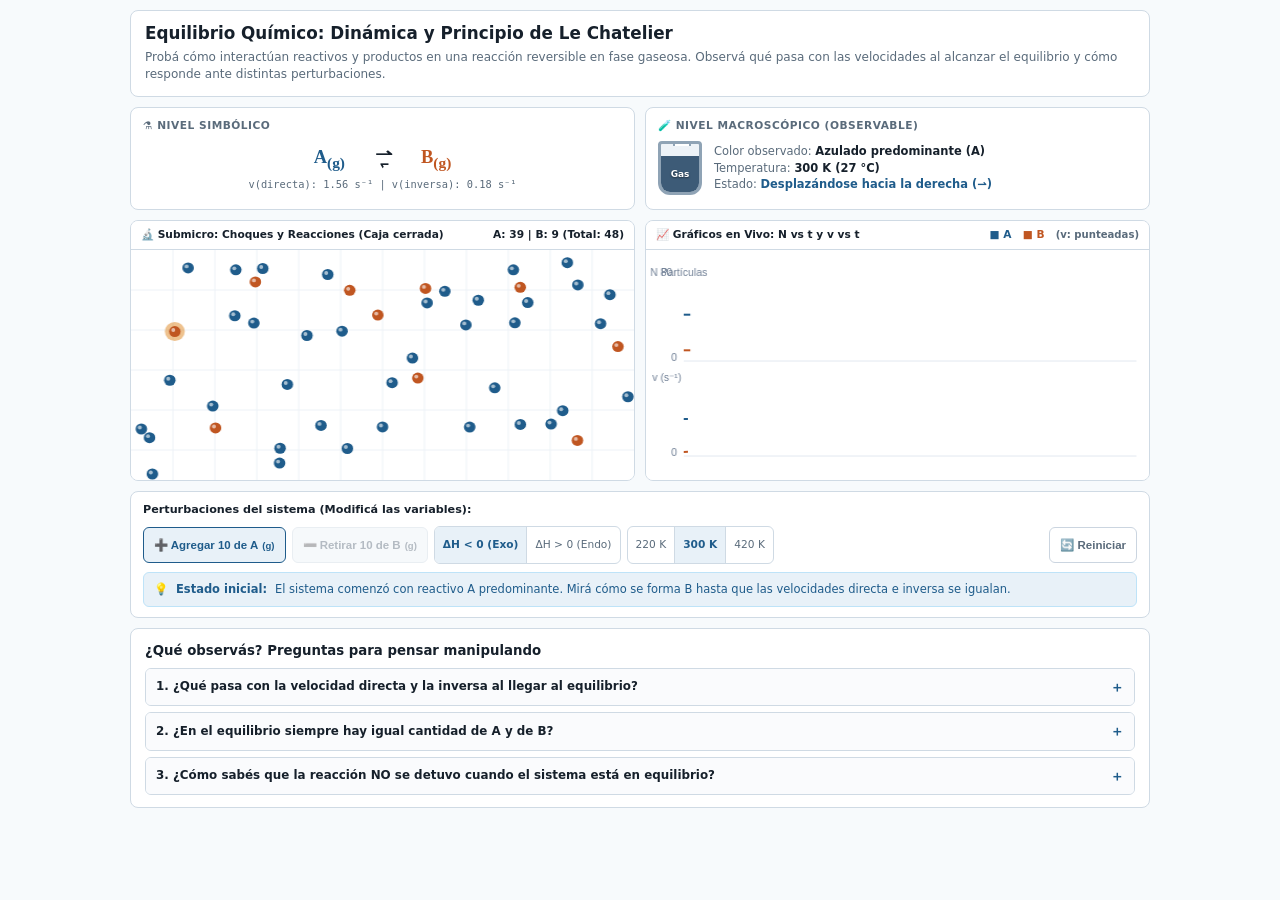
<file: equilibrio/index.html>
<!DOCTYPE html>
<html lang="es">
<head>
  <meta charset="UTF-8">
  <meta name="viewport" content="width=device-width, initial-scale=1.0">
  <title>Simulador de Equilibrio Químico Dinámico</title>
  <meta name="description" content="Simulador educativo de equilibrio químico dinámico para secundaria superior con los tres niveles de Johnstone y principio de Le Chatelier.">
  <meta property="og:title" content="Simulador de Equilibrio Químico Dinámico">
  <meta property="og:description" content="Simulador educativo de equilibrio químico dinámico para secundaria superior con los tres niveles de Johnstone y principio de Le Chatelier.">
  <style>
    :root {
      --bg: #F7FAFC;
      --panel: #FFFFFF;
      --border: #CFDAE4;
      --text: #16202B;
      --text-sec: #5A6B7B;
      --color-a: #1F5C8B;
      --color-b: #C05621;
      --success-text: #1B7A4B;
      --warning-text: #8A5A00;
      --warning-bg: #FDF3E0;
      --interactive: #1F5C8B;
      --interactive-bg: #E8F1F8;
      --radius: 8px;
    }
    * { box-sizing: border-box; margin: 0; padding: 0; }
    html, body {
      overflow-x: hidden; width: 100%; background-color: var(--bg); color: var(--text);
      font-family: system-ui, -apple-system, BlinkMacSystemFont, 'Segoe UI', Roboto, sans-serif;
      line-height: 1.45; font-size: 14px;
    }
    body { padding: 10px; }
    @media (max-width: 480px) { body { padding: 6px; } }
    .container { width: 100%; max-width: 1020px; margin: 0 auto; display: flex; flex-direction: column; gap: 10px; }
    header { background: var(--panel); border: 1px solid var(--border); border-radius: var(--radius); padding: 12px 14px; }
    h1 { font-size: 1.2rem; color: var(--text); margin-bottom: 4px; font-weight: 700; line-height: 1.3; }
    .consigna { color: var(--text-sec); font-size: 0.86rem; }
    .johnstone-bar { display: grid; grid-template-columns: 1fr 1fr; gap: 10px; }
    @media (max-width: 620px) { .johnstone-bar { grid-template-columns: 1fr; } }
    .card { background: var(--panel); border: 1px solid var(--border); border-radius: var(--radius); padding: 10px 12px; }
    .card-title {
      font-size: 0.76rem; text-transform: uppercase; letter-spacing: 0.5px;
      color: var(--text-sec); font-weight: 700; margin-bottom: 4px; display: flex; align-items: center; gap: 6px;
    }
    .symbolic-display { display: flex; flex-direction: column; align-items: center; justify-content: center; min-height: 62px; }
    .chemical-equation {
      font-size: 1.32rem; font-weight: 700; display: flex; align-items: center; gap: 8px;
      font-family: 'Cambria Math', 'Times New Roman', serif;
    }
    .species-a { color: var(--color-a); }
    .species-b { color: var(--color-b); }
    .arrows-wrapper { display: flex; flex-direction: column; align-items: center; line-height: 0.65; min-width: 60px; }
    .arrow-line { font-size: 1.15rem; transition: transform 0.25s ease; display: inline-block; color: var(--text); }
    .rates-badge { font-size: 0.74rem; color: var(--text-sec); margin-top: 3px; font-family: ui-monospace, monospace; text-align: center; }
    .macro-display { display: flex; align-items: center; gap: 12px; min-height: 62px; }
    .macro-flask {
      width: 44px; height: 54px; border: 3px solid #8FA3B5; border-radius: 4px 4px 12px 12px;
      position: relative; background: #EDF2F7; display: flex; align-items: flex-end; overflow: hidden; flex-shrink: 0;
    }
    .macro-flask::before {
      content: ''; position: absolute; top: -5px; left: 12px; width: 14px; height: 5px;
      border: 2px solid #8FA3B5; border-bottom: none; background: #FFF;
    }
    .flask-liquid {
      width: 100%; height: 75%; transition: background-color 0.35s ease;
      display: flex; align-items: center; justify-content: center; font-size: 0.64rem; color: #FFF; font-weight: 700;
      text-shadow: 0 1px 2px rgba(0,0,0,0.5);
    }
    .macro-info { font-size: 0.82rem; color: var(--text-sec); }
    .macro-info strong { color: var(--text); }
    .sim-grid { display: grid; grid-template-columns: 1fr 1fr; gap: 10px; }
    @media (max-width: 760px) { .sim-grid { grid-template-columns: 1fr; } }
    .canvas-container {
      background: #FAFBFD; border: 1px solid var(--border); border-radius: var(--radius);
      overflow: hidden; display: flex; flex-direction: column;
    }
    .canvas-header {
      padding: 6px 10px; background: #FFFFFF; border-bottom: 1px solid var(--border);
      font-size: 0.76rem; font-weight: 600; display: flex; justify-content: space-between; align-items: center;
    }
    canvas { display: block; width: 100%; height: auto; aspect-ratio: 480 / 230; max-height: 230px; background: #FFFFFF; }
    .controls-panel {
      background: var(--panel); border: 1px solid var(--border); border-radius: var(--radius);
      padding: 10px 12px; display: flex; flex-direction: column; gap: 8px;
    }
    .control-group-title { font-size: 0.8rem; font-weight: 700; color: var(--text); }
    .controls-row { display: flex; flex-wrap: wrap; gap: 6px; align-items: center; }
    button {
      background: var(--interactive-bg); color: var(--interactive); border: 1px solid var(--interactive);
      border-radius: 6px; padding: 6px 10px; font-size: 0.82rem; font-weight: 600; cursor: pointer;
      display: inline-flex; align-items: center; gap: 4px; min-height: 36px; transition: all 0.15s ease;
      touch-action: manipulation;
    }
    button:hover:not(:disabled) { background: var(--interactive); color: #FFFFFF; }
    button:focus-visible { outline: 2px solid var(--interactive); outline-offset: 2px; }
    button:disabled { opacity: 0.45; cursor: not-allowed; border-color: var(--border); background: #EDF2F7; color: var(--text-sec); }
    button.btn-reset { background: #FFFFFF; border-color: #CBD5E0; color: var(--text-sec); margin-left: auto; }
    @media (max-width: 540px) { button.btn-reset { margin-left: 0; width: 100%; justify-content: center; } }
    button.btn-reset:hover { background: #FFF5F5; border-color: #FEB2B2; color: #C53030; }
    .radio-pill-group { display: inline-flex; border: 1px solid var(--border); border-radius: 6px; overflow: hidden; background: #FFF; }
    .radio-pill-group label {
      padding: 5px 8px; font-size: 0.76rem; cursor: pointer; color: var(--text-sec); user-select: none;
      display: flex; align-items: center; gap: 4px; border-right: 1px solid var(--border); transition: background 0.15s; min-height: 36px;
    }
    .radio-pill-group label:last-child { border-right: none; }
    .radio-pill-group input[type="radio"] { position: absolute; opacity: 0; width: 0; height: 0; }
    .radio-pill-group label:has(input:checked) { background: var(--interactive-bg); color: var(--interactive); font-weight: 700; }
    .radio-pill-group label:has(input:focus-visible) { outline: 2px solid var(--interactive); }
    .notice { padding: 8px 10px; border-radius: 6px; font-size: 0.82rem; display: flex; align-items: flex-start; gap: 8px; line-height: 1.45; }
    .notice-info { background: var(--interactive-bg); color: var(--interactive); border: 1px solid #BEE3F8; }
    .notice-warning { background: var(--warning-bg); color: var(--warning-text); border: 1px solid #FBD38D; }
    .inquiry-panel { background: var(--panel); border: 1px solid var(--border); border-radius: var(--radius); padding: 12px 14px; }
    .inquiry-title { font-size: 0.95rem; font-weight: 700; color: var(--text); margin-bottom: 8px; }
    .faq-list { display: flex; flex-direction: column; gap: 6px; }
    details { border: 1px solid var(--border); border-radius: 6px; background: #FFFFFF; overflow: hidden; }
    details[open] { border-color: var(--interactive); }
    summary {
      padding: 8px 10px; font-weight: 600; color: var(--text); cursor: pointer; user-select: none;
      background: #FAFBFD; list-style: none; display: flex; justify-content: space-between; align-items: center; font-size: 0.85rem;
    }
    summary::-webkit-details-marker { display: none; }
    summary::after { content: "＋"; font-size: 1rem; color: var(--interactive); font-weight: bold; }
    details[open] summary::after { content: "－"; }
    summary:hover { background: var(--interactive-bg); }
    summary:focus-visible { outline: 2px solid var(--interactive); outline-offset: -2px; }
    .details-content { padding: 8px 12px; font-size: 0.83rem; color: var(--text); border-top: 1px solid var(--border); line-height: 1.5; }
    .details-content strong { color: var(--interactive); }
  </style>
</head>
<body>
  <div class="container" id="app">
    <header id="header-panel">
      <h1>Equilibrio Químico: Dinámica y Principio de Le Chatelier</h1>
      <p class="consigna">
        Probá cómo interactúan reactivos y productos en una reacción reversible en fase gaseosa. Observá qué pasa con las velocidades al alcanzar el equilibrio y cómo responde ante distintas perturbaciones.
      </p>
    </header>

    <div class="johnstone-bar">
      <section class="card" aria-label="Nivel simbólico">
        <div class="card-title">⚗️ Nivel Simbólico</div>
        <div class="symbolic-display">
          <div class="chemical-equation" aria-label="Reacción reversible A gas en equilibrio con B gas">
            <span class="species-a">A<sub>(g)</sub></span>
            <div class="arrows-wrapper" title="Grosor relativo de velocidades">
              <span id="arrow-forward" class="arrow-line" aria-label="Velocidad directa">⇀</span>
              <span id="arrow-reverse" class="arrow-line" aria-label="Velocidad inversa">↽</span>
            </div>
            <span class="species-b">B<sub>(g)</sub></span>
          </div>
          <div class="rates-badge" id="symbolic-rates-text">v(directa): 0.00 s⁻¹ | v(inversa): 0.00 s⁻¹</div>
        </div>
      </section>

      <section class="card" aria-label="Nivel macroscópico">
        <div class="card-title">🧪 Nivel Macroscópico (Observable)</div>
        <div class="macro-display">
          <div class="macro-flask" aria-hidden="true" title="Color observable de la mezcla">
            <div class="flask-liquid" id="flask-appearance">Gas</div>
          </div>
          <div class="macro-info">
            <div>Color observado: <strong id="macro-color-label">Azulado predominante</strong></div>
            <div>Temperatura: <strong id="macro-temp-label">300 K (27 °C)</strong></div>
            <div>Estado: <strong id="macro-state-label">Alcanzando el equilibrio...</strong></div>
          </div>
        </div>
      </section>
    </div>

    <div class="sim-grid">
      <section class="canvas-container" aria-label="Nivel submicroscópico">
        <div class="canvas-header">
          <span>🔬 Submicro: Choques y Reacciones (Caja cerrada)</span>
          <span id="counts-badge">A: 0 | B: 0 (Total: 0)</span>
        </div>
        <canvas id="submicroCanvas" width="480" height="230" aria-label="Partículas colisionando y transformándose"></canvas>
      </section>

      <section class="canvas-container" aria-label="Gráficos en tiempo real">
        <div class="canvas-header">
          <span>📈 Gráficos en Vivo: N vs t y v vs t</span>
          <span>
            <span style="color:var(--color-a)">■ A</span> &nbsp;
            <span style="color:var(--color-b)">■ B</span> &nbsp;
            <span style="color:var(--text-sec); font-size:0.72rem;">(v: punteadas)</span>
          </span>
        </div>
        <canvas id="graphsCanvas" width="480" height="230" aria-label="Curvas de concentración y velocidad"></canvas>
      </section>
    </div>

    <section class="controls-panel" id="controls-section" aria-label="Controles del simulador">
      <div class="control-group-title">Perturbaciones del sistema (Modificá las variables):</div>
      <div class="controls-row">
        <button id="btnAddA" aria-label="Agregar 10 partículas de A">➕ Agregar 10 de A<sub>(g)</sub></button>
        <button id="btnRemoveB" aria-label="Retirar 10 partículas de B">➖ Retirar 10 de B<sub>(g)</sub></button>

        <div class="radio-pill-group" role="radiogroup" aria-label="Termoquímica">
          <label title="Reacción directa exotérmica (libera calor)">
            <input type="radio" name="reactionType" value="exo" checked> ΔH &lt; 0 (Exo)
          </label>
          <label title="Reacción directa endotérmica (absorbe calor)">
            <input type="radio" name="reactionType" value="endo"> ΔH &gt; 0 (Endo)
          </label>
        </div>

        <div class="radio-pill-group" role="radiogroup" aria-label="Temperatura del sistema">
          <label title="220 Kelvin (Frío)"><input type="radio" name="systemTemp" value="220"> 220 K</label>
          <label title="300 Kelvin (Ambiente)"><input type="radio" name="systemTemp" value="300" checked> 300 K</label>
          <label title="420 Kelvin (Calor)"><input type="radio" name="systemTemp" value="420"> 420 K</label>
        </div>

        <button id="btnReset" class="btn-reset" aria-label="Reiniciar simulador">🔄 Reiniciar</button>
      </div>

      <div id="perturbation-notice" class="notice notice-info" role="status" aria-live="polite">
        💡 <strong>Estado inicial:</strong> El sistema comenzó con reactivo A predominante. Mirá cómo se forma B hasta que las velocidades directa e inversa se igualan.
      </div>
    </section>

    <section class="inquiry-panel" id="inquiry-section" aria-label="Preguntas de reflexión pedagógica">
      <h2 class="inquiry-title">¿Qué observás? Preguntas para pensar manipulando</h2>
      <div class="faq-list">
        <details id="faq-1">
          <summary>1. ¿Qué pasa con la velocidad directa y la inversa al llegar al equilibrio?</summary>
          <div class="details-content">
            Alcanzado el equilibrio químico, <strong>ambas velocidades se vuelven exactamente iguales (v<sub>directa</sub> = v<sub>inversa</sub>)</strong>. Fijate en el gráfico inferior cómo las curvas punteadas convergen sobre la misma línea. Por cada segundo se transforma en promedio el mismo número de partículas de A en B que de B en A.
          </div>
        </details>
        <details id="faq-2">
          <summary>2. ¿En el equilibrio siempre hay igual cantidad de A y de B?</summary>
          <div class="details-content">
            <strong>No, casi nunca son iguales.</strong> En el equilibrio químico se igualan las <em>velocidades de reacción</em>, no las cantidades de sustancia. Como las probabilidades intrínsecas de transformación de A y B son distintas (dependen de su energía de activación), las cantidades quedan estables en el tiempo pero en valores diferentes.
          </div>
        </details>
        <details id="faq-3">
          <summary>3. ¿Cómo sabés que la reacción NO se detuvo cuando el sistema está en equilibrio?</summary>
          <div class="details-content">
            Porque el equilibrio químico es <strong>dinámico</strong>, no estático. En la caja las partículas <strong>siguen colisionando y cambiando de color todo el tiempo</strong> en ambos sentidos. Macroscópicamente el color ya no cambia porque las transformaciones ocurren a igual velocidad neta en ambas direcciones, pero a nivel submicroscópico las reacciones nunca se frenan.
          </div>
        </details>
      </div>
    </section>
  </div>

  <script>
    (function () {
      'use strict';
      // 1. Constantes del modelo cinético y límites físicos (evitan estados imposibles)
      const MAX_PARTICLES = 80;  // Capacidad máxima de gas en reactor para evitar condensación
      const MIN_PARTICLES = 10;  // Mínimo de partículas para validez estadística
      const RADIUS = 5.5;        // Radio en px de cada partícula de gas

      const state = {
        temp: 300,
        deltaH: 'exo',
        particles: [],
        counts: { A: 0, B: 0 },
        ratesHistory: [],
        countsHistory: [],
        lastRateTime: performance.now(),
        instantRateDir: 0,
        instantRateRev: 0,
        inletTimer: 0,
        outletTimer: 0
      };

      // Constantes cinéticas a distintas temperaturas: kDir != kRev para que en equilibrio [A] != [B]
      function getKRates(temp, deltaH) {
        let kDir = 0.040, kRev = 0.020;
        if (deltaH === 'exo') {
          if (temp > 300) { kDir = 0.048; kRev = 0.060; }
          else if (temp < 300) { kDir = 0.036; kRev = 0.009; }
        } else {
          if (temp > 300) { kDir = 0.060; kRev = 0.030; }
          else if (temp < 300) { kDir = 0.008; kRev = 0.032; }
          else { kDir = 0.020; kRev = 0.040; }
        }
        return { kDir, kRev };
      }

      // 2. Elementos del DOM
      const submicroCanvas = document.getElementById('submicroCanvas');
      const submicroCtx = submicroCanvas.getContext('2d');
      const graphsCanvas = document.getElementById('graphsCanvas');
      const graphsCtx = graphsCanvas.getContext('2d');
      const countsBadge = document.getElementById('counts-badge');
      const arrowFwd = document.getElementById('arrow-forward');
      const arrowRev = document.getElementById('arrow-reverse');
      const ratesText = document.getElementById('symbolic-rates-text');
      const flaskApp = document.getElementById('flask-appearance');
      const macroColor = document.getElementById('macro-color-label');
      const macroTemp = document.getElementById('macro-temp-label');
      const macroState = document.getElementById('macro-state-label');
      const noticeBox = document.getElementById('perturbation-notice');
      const btnAddA = document.getElementById('btnAddA');
      const btnRemoveB = document.getElementById('btnRemoveB');
      const btnReset = document.getElementById('btnReset');

      // 3. Inicialización del sistema con conservación estricta de átomos
      function initSystem(numA = 40, numB = 8) {
        state.particles = [];
        state.countsHistory = [];
        state.ratesHistory = [];
        state.lastRateTime = performance.now();
        const w = submicroCanvas.width, h = submicroCanvas.height;
        const spd = Math.sqrt(state.temp / 300) * 1.5;

        for (let i = 0; i < numA; i++) {
          const a = Math.random() * Math.PI * 2, s = (0.7 + Math.random() * 0.8) * spd;
          state.particles.push({
            x: RADIUS + Math.random() * (w - 2 * RADIUS),
            y: RADIUS + Math.random() * (h - 2 * RADIUS),
            vx: Math.cos(a) * s, vy: Math.sin(a) * s, type: 'A', flash: 0
          });
        }
        for (let i = 0; i < numB; i++) {
          const a = Math.random() * Math.PI * 2, s = (0.7 + Math.random() * 0.8) * spd;
          state.particles.push({
            x: RADIUS + Math.random() * (w - 2 * RADIUS),
            y: RADIUS + Math.random() * (h - 2 * RADIUS),
            vx: Math.cos(a) * s, vy: Math.sin(a) * s, type: 'B', flash: 0
          });
        }
        const { kDir, kRev } = getKRates(state.temp, state.deltaH);
        state.instantRateDir = kDir * numA;
        state.instantRateRev = kRev * numB;
        updateCountsAndControls();
      }

      function updateCountsAndControls() {
        let nA = 0, nB = 0;
        for (let i = 0; i < state.particles.length; i++) {
          if (state.particles[i].type === 'A') nA++; else nB++;
        }
        state.counts.A = nA; state.counts.B = nB;
        const total = nA + nB;
        if (countsBadge) countsBadge.textContent = `A: ${nA} | B: ${nB} (Total: ${total})`;

        // Bloqueo de situaciones imposibles:
        btnAddA.disabled = (total + 10 > MAX_PARTICLES);
        btnRemoveB.disabled = (nB < 10 || (total - 10 < MIN_PARTICLES));
      }

      function setNotice(html, type = 'info') {
        noticeBox.className = `notice notice-${type}`;
        noticeBox.innerHTML = html;
      }

      // 4. Perturbaciones acotadas (Le Chatelier)
      function addParticlesA() {
        const currentTotal = state.particles.length;
        if (currentTotal + 10 > MAX_PARTICLES) {
          setNotice('⚠️ <strong>Límite alcanzado:</strong> El reactor alcanzó la densidad máxima sin condensación.', 'warning');
          return;
        }
        const h = submicroCanvas.height, spd = Math.sqrt(state.temp / 300) * 1.5;
        for (let i = 0; i < 10; i++) {
          const a = (Math.random() - 0.5) * 1.1, s = (1.2 + Math.random() * 0.7) * spd;
          state.particles.push({
            x: RADIUS + 3 + Math.random() * 6,
            y: h * 0.3 + Math.random() * (h * 0.4),
            vx: Math.cos(a) * s, vy: Math.sin(a) * s, type: 'A', flash: 20
          });
        }
        state.inletTimer = 25;
        updateCountsAndControls();
        setNotice(
          '➕ <strong>Agregaste 10 de A<sub>(g)</sub>:</strong> Aumentó la concentración de reactivo y la velocidad directa dio un salto (v<sub>directa</sub> &gt; v<sub>inversa</sub>). Según Le Chatelier, el sistema consume A para formar más B (desplazamiento neto hacia la derecha ⇀).',
          'info'
        );
      }

      function removeParticlesB() {
        const bIndices = [];
        state.particles.forEach((p, idx) => { if (p.type === 'B') bIndices.push(idx); });
        if (bIndices.length < 10 || (state.particles.length - 10 < MIN_PARTICLES)) {
          setNotice('⚠️ <strong>No se puede retirar:</strong> No hay suficientes unidades de B para extraer.', 'warning');
          return;
        }
        bIndices.sort((i1, i2) => state.particles[i2].x - state.particles[i1].x);
        const setRemove = new Set(bIndices.slice(0, 10));
        state.particles = state.particles.filter((_, idx) => !setRemove.has(idx));
        state.outletTimer = 25;
        updateCountsAndControls();
        setNotice(
          '➖ <strong>Retiraste 10 de B<sub>(g)</sub>:</strong> Al quitar producto, la velocidad inversa cayó abruptamente. El sistema reacciona favoreciendo la reacción directa (⇀) para reponer B hasta igualar nuevamente ambas velocidades.',
          'info'
        );
      }

      // 5. Dinámica física de partículas (choques elásticos y transformaciones)
      let lastTime = performance.now();
      function updateSimulation(dt) {
        const w = submicroCanvas.width, h = submicroCanvas.height;
        const { kDir, kRev } = getKRates(state.temp, state.deltaH);
        const pDir = kDir * dt, pRev = kRev * dt;

        for (let i = 0; i < state.particles.length; i++) {
          const p = state.particles[i];
          p.x += p.vx; p.y += p.vy;
          if (p.flash > 0) p.flash--;
          if (p.x <= RADIUS) { p.x = RADIUS; p.vx = Math.abs(p.vx); }
          else if (p.x >= w - RADIUS) { p.x = w - RADIUS; p.vx = -Math.abs(p.vx); }
          if (p.y <= RADIUS) { p.y = RADIUS; p.vy = Math.abs(p.vy); }
          else if (p.y >= h - RADIUS) { p.y = h - RADIUS; p.vy = -Math.abs(p.vy); }

          if (p.type === 'A' && Math.random() < pDir) { p.type = 'B'; p.flash = 16; }
          else if (p.type === 'B' && Math.random() < pRev) { p.type = 'A'; p.flash = 16; }
        }

        const n = state.particles.length, minD = RADIUS * 2;
        for (let i = 0; i < n; i++) {
          for (let j = i + 1; j < n; j++) {
            const p1 = state.particles[i], p2 = state.particles[j];
            const dx = p2.x - p1.x, dy = p2.y - p1.y, dist = Math.hypot(dx, dy);
            if (dist < minD && dist > 0.001) {
              const over = (minD - dist) / 2, nx = dx / dist, ny = dy / dist;
              p1.x -= nx * over; p1.y -= ny * over;
              p2.x += nx * over; p2.y += ny * over;
              const k = (p1.vx - p2.vx) * nx + (p1.vy - p2.vy) * ny;
              p1.vx -= k * nx; p1.vy -= k * ny;
              p2.vx += k * nx; p2.vy += k * ny;
            }
          }
        }
      }

      // 6. Muestreo de datos y cálculo exacto de velocidades cinéticas
      function sampleData(now) {
        const elapsed = (now - state.lastRateTime) / 1000;
        if (elapsed >= 0.4) {
          state.lastRateTime = now;
          updateCountsAndControls();
          const { kDir, kRev } = getKRates(state.temp, state.deltaH);
          const targetVDir = kDir * state.counts.A;
          const targetVRev = kRev * state.counts.B;
          state.instantRateDir = state.instantRateDir * 0.3 + targetVDir * 0.7;
          state.instantRateRev = state.instantRateRev * 0.3 + targetVRev * 0.7;
          state.countsHistory.push({ A: state.counts.A, B: state.counts.B });
          state.ratesHistory.push({ vDir: state.instantRateDir, vRev: state.instantRateRev });
          if (state.countsHistory.length > 70) {
            state.countsHistory.shift();
            state.ratesHistory.shift();
          }
          syncJohnstone();
        }
      }

      // 7. Sincronización de Johnstone
      function syncJohnstone() {
        const vDir = state.instantRateDir, vRev = state.instantRateRev;
        const nA = state.counts.A, nB = state.counts.B, tot = Math.max(1, nA + nB);

        const maxR = Math.max(0.2, vDir, vRev);
        const scaleDir = Math.min(1.8, Math.max(0.6, (vDir / maxR) * 1.3));
        const scaleRev = Math.min(1.8, Math.max(0.6, (vRev / maxR) * 1.3));
        arrowFwd.style.transform = `scaleX(${scaleDir.toFixed(2)})`;
        arrowRev.style.transform = `scaleX(${scaleRev.toFixed(2)})`;
        ratesText.textContent = `v(directa): ${vDir.toFixed(2)} s⁻¹ | v(inversa): ${vRev.toFixed(2)} s⁻¹`;

        const fracB = nB / tot;
        const r = Math.round(31 * (1 - fracB) + 192 * fracB);
        const g = Math.round(92 * (1 - fracB) + 86 * fracB);
        const b = Math.round(139 * (1 - fracB) + 33 * fracB);
        flaskApp.style.backgroundColor = `rgb(${r}, ${g}, ${b})`;

        if (fracB < 0.35) macroColor.textContent = 'Azulado predominante (A)';
        else if (fracB > 0.65) macroColor.textContent = 'Ámbar predominante (B)';
        else macroColor.textContent = 'Tono mixto intermedio';

        const diff = Math.abs(vDir - vRev);
        if (diff < 0.12 && state.countsHistory.length > 5) {
          macroState.textContent = 'En equilibrio dinámico (v_dir = v_inv)';
          macroState.style.color = 'var(--success-text)';
        } else if (vDir > vRev) {
          macroState.textContent = 'Desplazándose hacia la derecha (⇀)';
          macroState.style.color = 'var(--interactive)';
        } else {
          macroState.textContent = 'Desplazándose hacia la izquierda (↽)';
          macroState.style.color = 'var(--color-b)';
        }
        macroTemp.textContent = `${state.temp} K (${state.temp - 273} °C)`;
      }

      // 8. Render Submicroscópico
      function renderSubmicro() {
        const ctx = submicroCtx, w = submicroCanvas.width, h = submicroCanvas.height;
        ctx.clearRect(0, 0, w, h);
        ctx.strokeStyle = '#EDF2F7'; ctx.lineWidth = 1;
        for (let x = 40; x < w; x += 40) { ctx.beginPath(); ctx.moveTo(x, 0); ctx.lineTo(x, h); ctx.stroke(); }
        for (let y = 40; y < h; y += 40) { ctx.beginPath(); ctx.moveTo(0, y); ctx.lineTo(w, y); ctx.stroke(); }

        if (state.inletTimer > 0) {
          state.inletTimer--;
          ctx.fillStyle = 'rgba(31, 92, 139, 0.28)';
          ctx.fillRect(0, h * 0.3, 10, h * 0.4);
        }
        if (state.outletTimer > 0) {
          state.outletTimer--;
          ctx.fillStyle = 'rgba(192, 86, 33, 0.28)';
          ctx.fillRect(w - 10, h * 0.3, 10, h * 0.4);
        }

        for (let i = 0; i < state.particles.length; i++) {
          const p = state.particles[i];
          if (p.flash > 0) {
            ctx.beginPath(); ctx.arc(p.x, p.y, RADIUS + 4, 0, Math.PI * 2);
            ctx.fillStyle = 'rgba(217, 119, 6, 0.45)'; ctx.fill();
          }
          ctx.beginPath(); ctx.arc(p.x, p.y, RADIUS, 0, Math.PI * 2);
          ctx.fillStyle = (p.type === 'A') ? '#1F5C8B' : '#C05621'; ctx.fill();
          ctx.beginPath(); ctx.arc(p.x - 1.5, p.y - 1.5, RADIUS * 0.35, 0, Math.PI * 2);
          ctx.fillStyle = 'rgba(255, 255, 255, 0.6)'; ctx.fill();
        }
      }

      // 9. Render Gráficos en Vivo
      function renderGraphs() {
        const ctx = graphsCtx, w = graphsCanvas.width, h = graphsCanvas.height;
        ctx.clearRect(0, 0, w, h);
        const padL = 36, padR = 12, padT = 16, padB = 24;
        const plotW = w - padL - padR, halfH = (h - padT - padB) / 2;

        ctx.strokeStyle = '#E2E8F0'; ctx.lineWidth = 1; ctx.fillStyle = '#718096'; ctx.font = '10px sans-serif';
        ctx.fillText('N Partículas', 4, padT + 10);
        ctx.fillText(`${MAX_PARTICLES}`, padL - 22, padT + 10);
        ctx.fillText('0', padL - 12, padT + halfH);
        ctx.beginPath(); ctx.moveTo(padL, padT + halfH); ctx.lineTo(w - padR, padT + halfH); ctx.stroke();

        const yRTop = padT + halfH + 10, rH = halfH - 10;
        ctx.fillText('v (s⁻¹)', 6, yRTop + 10);
        ctx.fillText('0', padL - 12, yRTop + rH);
        ctx.beginPath(); ctx.moveTo(padL, yRTop + rH); ctx.lineTo(w - padR, yRTop + rH); ctx.stroke();

        const hist = state.countsHistory, rHist = state.ratesHistory;
        if (hist.length < 2) return;
        const stepX = plotW / 69;

        // Curva A
        ctx.strokeStyle = '#1F5C8B'; ctx.lineWidth = 2; ctx.setLineDash([]);
        ctx.beginPath();
        for (let i = 0; i < hist.length; i++) {
          const x = padL + i * stepX, y = padT + halfH - (hist[i].A / MAX_PARTICLES) * halfH;
          if (i === 0) ctx.moveTo(x, y); else ctx.lineTo(x, y);
        }
        ctx.stroke();

        // Curva B
        ctx.strokeStyle = '#C05621'; ctx.beginPath();
        for (let i = 0; i < hist.length; i++) {
          const x = padL + i * stepX, y = padT + halfH - (hist[i].B / MAX_PARTICLES) * halfH;
          if (i === 0) ctx.moveTo(x, y); else ctx.lineTo(x, y);
        }
        ctx.stroke();

        // Curvas de Velocidad convergentes
        const maxV = 3.6;
        ctx.setLineDash([4, 3]);
        ctx.strokeStyle = '#1F5C8B'; ctx.beginPath();
        for (let i = 0; i < rHist.length; i++) {
          const x = padL + i * stepX, y = yRTop + rH - (Math.min(maxV, rHist[i].vDir) / maxV) * rH;
          if (i === 0) ctx.moveTo(x, y); else ctx.lineTo(x, y);
        }
        ctx.stroke();

        ctx.strokeStyle = '#C05621'; ctx.beginPath();
        for (let i = 0; i < rHist.length; i++) {
          const x = padL + i * stepX, y = yRTop + rH - (Math.min(maxV, rHist[i].vRev) / maxV) * rH;
          if (i === 0) ctx.moveTo(x, y); else ctx.lineTo(x, y);
        }
        ctx.stroke();
        ctx.setLineDash([]);
      }

      // 10. Bucle de animación
      function animate(now) {
        const dt = Math.min(0.08, (now - lastTime) / 1000);
        lastTime = now;
        updateSimulation(dt);
        sampleData(now);
        renderSubmicro();
        renderGraphs();
        requestAnimationFrame(animate);
      }

      // 11. Eventos de interacción
      btnAddA.addEventListener('click', addParticlesA);
      btnRemoveB.addEventListener('click', removeParticlesB);
      btnReset.addEventListener('click', function () {
        initSystem(40, 8);
        setNotice('🔄 <strong>Simulador restablecido:</strong> Comenzamos con 40 partículas de A<sub>(g)</sub> y 8 de B<sub>(g)</sub> a 300 K.', 'info');
      });

      document.querySelectorAll('input[name="systemTemp"]').forEach(radio => {
        radio.addEventListener('change', function (e) {
          state.temp = parseInt(e.target.value, 10);
          const spdFactor = Math.sqrt(state.temp / 300);
          state.particles.forEach(p => {
            const curSpd = Math.hypot(p.vx, p.vy) || 1;
            const targetSpd = (0.7 + Math.random() * 0.8) * spdFactor * 1.5;
            p.vx = (p.vx / curSpd) * targetSpd;
            p.vy = (p.vy / curSpd) * targetSpd;
          });

          let msg = '';
          if (state.deltaH === 'exo') {
            if (state.temp > 300) {
              msg = `🔥 <strong>Subiste la temperatura (${state.temp} K) en reacción EXOTÉRMICA:</strong> Al liberar calor hacia la derecha (A ⇌ B + calor), calentar desplaza el equilibrio hacia los reactivos (↽) para absorber calor, aumentando A.`;
            } else if (state.temp < 300) {
              msg = `❄️ <strong>Bajaste la temperatura (${state.temp} K) en reacción EXOTÉRMICA:</strong> Al enfriar, el sistema libera calor desplazándose hacia los productos (⇀), aumentando B.`;
            } else {
              msg = `🌡️ <strong>Temperatura ambiente restablecida (300 K).</strong>`;
            }
          } else {
            if (state.temp > 300) {
              msg = `🔥 <strong>Subiste la temperatura (${state.temp} K) en reacción ENDOTÉRMICA:</strong> Como la reacción absorbe calor (A + calor ⇌ B), calentar desplaza el equilibrio hacia los productos (⇀), aumentando B.`;
            } else if (state.temp < 300) {
              msg = `❄️ <strong>Bajaste la temperatura (${state.temp} K) en reacción ENDOTÉRMICA:</strong> Al enfriar, el equilibrio se desplaza hacia los reactivos (↽), regenerando A.`;
            } else {
              msg = `🌡️ <strong>Temperatura ambiente restablecida (300 K).</strong>`;
            }
          }
          setNotice(msg, 'info');
        });
      });

      document.querySelectorAll('input[name="reactionType"]').forEach(radio => {
        radio.addEventListener('change', function (e) {
          state.deltaH = e.target.value;
          const desc = (state.deltaH === 'exo') ? 'Exotérmica (ΔH < 0, libera calor)' : 'Endotérmica (ΔH > 0, absorbe calor)';
          setNotice(`⚗️ <strong>Cambiado a reacción ${desc}:</strong> Mové la temperatura para ver cómo responde el sistema según Le Chatelier.`, 'info');
        });
      });

      initSystem(40, 8);
      requestAnimationFrame(animate);
    })();
  </script>
</body>
</html>
</file>
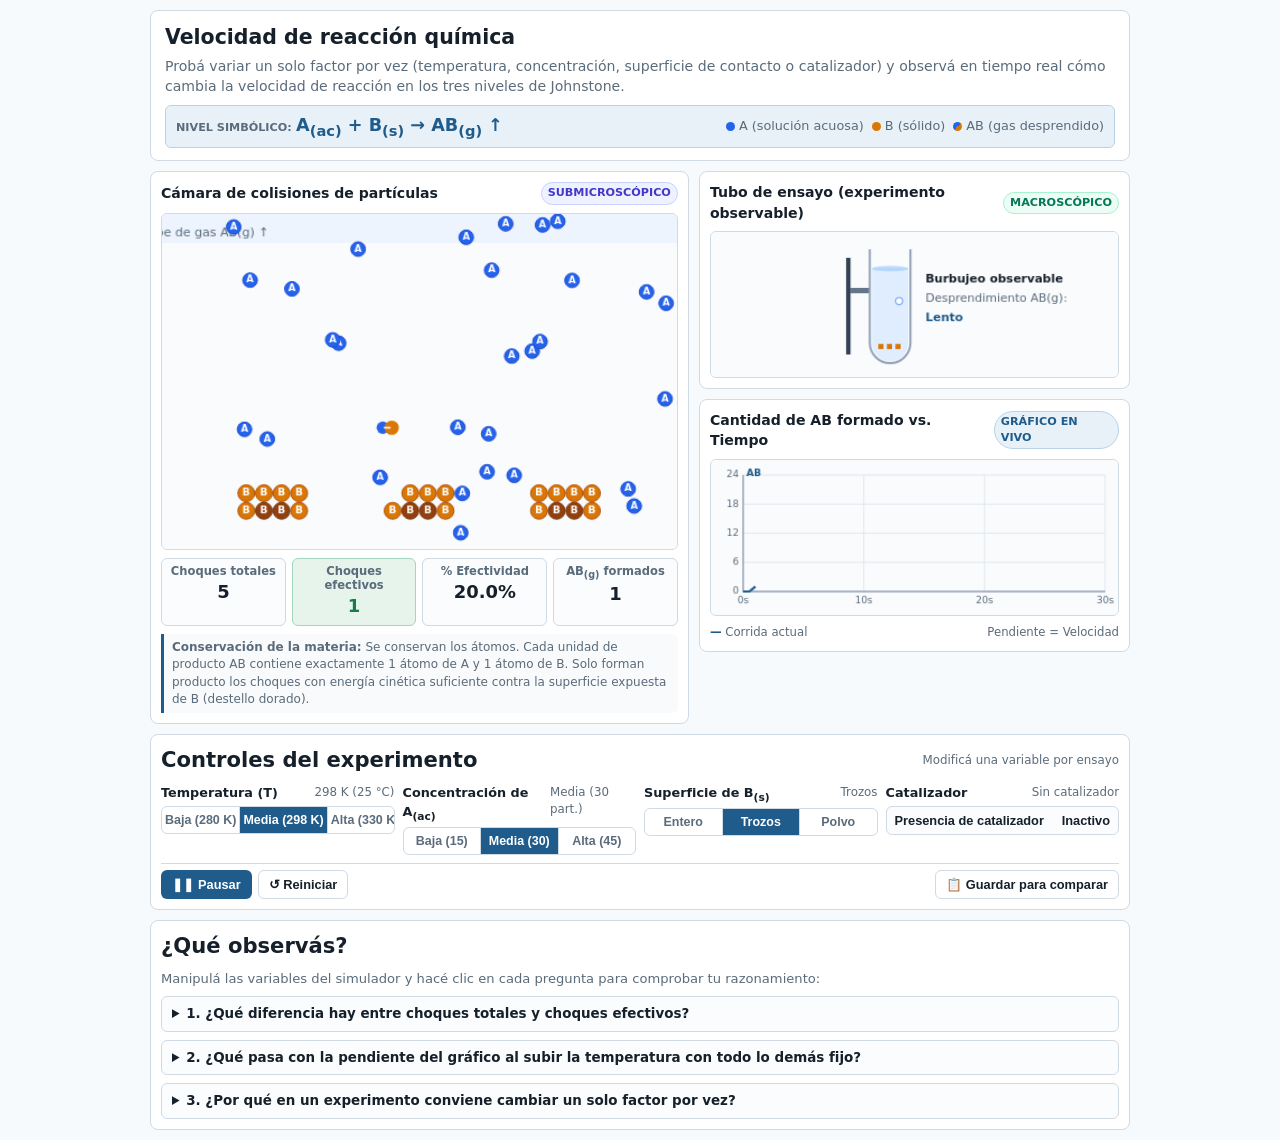
<file: velocidad/index.html>
<!DOCTYPE html>
<html lang="es">
<head>
  <meta charset="UTF-8">
  <meta name="viewport" content="width=device-width, initial-scale=1.0">
  <title>Simulador: Velocidad de Reacción Química</title>
  <meta name="description" content="Simulador interactivo de cinética química y teoría de colisiones en los tres niveles de Johnstone.">
  <style>
    :root {
      --bg: #F7FAFC; --panel: #FFFFFF; --border: #CFDAE4; --text: #16202B; --sec: #5A6B7B;
      --ok-txt: #1B7A4B; --ok-bg: #E6F4EC; --warn-txt: #8A5A00; --warn-bg: #FDF3E0;
      --int: #1F5C8B; --int-h: #16466B; --int-bg: #E8F1F8;
      --part-a: #2563EB; --part-b: #D97706; --cat: #7C3AED;
    }
    * { box-sizing: border-box; margin: 0; padding: 0; }
    body {
      font-family: system-ui, -apple-system, sans-serif; background: var(--bg); color: var(--text);
      line-height: 1.45; font-size: 14px; padding: 10px; display: flex; justify-content: center;
    }
    .app { width: 100%; max-width: 980px; display: flex; flex-direction: column; gap: 10px; }
    header { background: var(--panel); border: 1px solid var(--border); border-radius: 8px; padding: 12px 14px; }
    h1 { font-size: 1.28rem; font-weight: 700; color: var(--text); }
    .consigna { font-size: 0.88rem; color: var(--sec); margin: 3px 0 8px; }
    .simbolico {
      display: flex; flex-wrap: wrap; align-items: center; justify-content: space-between;
      background: var(--int-bg); border: 1px solid #B8D3E8; border-radius: 6px; padding: 7px 10px; gap: 6px; font-size: 0.85rem;
    }
    .ecuacion { font-size: 1.1rem; font-weight: 700; color: var(--int); }
    .leyenda { display: flex; gap: 8px; flex-wrap: wrap; font-size: 0.8rem; color: var(--sec); }
    .dot { width: 9px; height: 9px; border-radius: 50%; display: inline-block; vertical-align: middle; }
    .dot-a { background: var(--part-a); } .dot-b { background: var(--part-b); }
    .dot-ab { background: linear-gradient(135deg, var(--part-a) 50%, var(--part-b) 50%); }

    /* Layout principal de simulación */
    .grid-sim { display: grid; grid-template-columns: 1fr; gap: 10px; }
    @media (min-width: 780px) { .grid-sim { grid-template-columns: 1.25fr 1fr; } }
    .panel { background: var(--panel); border: 1px solid var(--border); border-radius: 8px; padding: 10px; display: flex; flex-direction: column; gap: 8px; }
    .panel-head { display: flex; justify-content: space-between; align-items: center; font-size: 0.88rem; font-weight: 700; }
    .tag { font-size: 0.7rem; padding: 2px 6px; border-radius: 999px; text-transform: uppercase; font-weight: 600; }
    .tag-sub { background: #EEF2FF; color: #4338CA; border: 1px solid #C7D2FE; }
    .tag-mac { background: #ECFDF5; color: #047857; border: 1px solid #A7F3D0; }
    .tag-grp { background: var(--int-bg); color: var(--int); border: 1px solid #B8D3E8; }
    .cv-box { width: 100%; background: #FAFBFD; border: 1px solid var(--border); border-radius: 6px; overflow: hidden; position: relative; }
    canvas { display: block; width: 100%; height: auto; }

    /* Métricas responsivas (2 col a 360px, 4 col en pantallas mayores) */
    .stats { display: grid; grid-template-columns: repeat(2, 1fr); gap: 6px; }
    @media (min-width: 480px) { .stats { grid-template-columns: repeat(4, 1fr); } }
    .stat { border: 1px solid var(--border); border-radius: 6px; padding: 6px 4px; text-align: center; background: #FAFCFE; }
    .stat.ok { background: var(--ok-bg); border-color: #A3D7BD; }
    .stat-lbl { font-size: 0.72rem; color: var(--sec); font-weight: 600; display: block; line-height: 1.2; }
    .stat-val { font-size: 1.12rem; font-weight: 800; margin-top: 2px; }
    .stat.ok .stat-val { color: var(--ok-txt); }

    /* Controles experimentales */
    .ctrl-grid { display: grid; grid-template-columns: repeat(auto-fit, minmax(190px, 1fr)); gap: 8px; }
    .ctrl-group { display: flex; flex-direction: column; gap: 3px; }
    .ctrl-head { display: flex; justify-content: space-between; font-size: 0.8rem; font-weight: 600; }
    .ctrl-sub { font-size: 0.74rem; color: var(--sec); font-weight: normal; }
    .btn-row { display: flex; border: 1px solid var(--border); border-radius: 6px; overflow: hidden; }
    .btn-row button {
      flex: 1; padding: 6px 3px; font-size: 0.78rem; font-weight: 600; border: none;
      background: transparent; color: var(--sec); cursor: pointer; transition: 0.12s; white-space: nowrap;
    }
    .btn-row button:not(:last-child) { border-right: 1px solid var(--border); }
    .btn-row button:hover { background: #EEF3F8; color: var(--text); }
    .btn-row button.active { background: var(--int); color: #fff; }
    .btn-row button:focus-visible, .btn:focus-visible, summary:focus-visible { outline: 2px solid var(--int); }
    .btn-cat {
      display: flex; justify-content: space-between; align-items: center; padding: 6px 8px;
      border: 1px solid var(--border); border-radius: 6px; background: #FAFCFE; font-size: 0.8rem; font-weight: 600; cursor: pointer; color: var(--text);
    }
    .btn-cat.active { background: #F5F0FD; border-color: #D8B4FE; color: var(--cat); }
    .actions { display: flex; flex-wrap: wrap; justify-content: space-between; gap: 6px; padding-top: 6px; border-top: 1px solid var(--border); }
    .btn {
      padding: 6px 10px; font-size: 0.8rem; font-weight: 600; border-radius: 6px;
      border: 1px solid transparent; cursor: pointer; transition: 0.12s; display: inline-flex; align-items: center; gap: 4px;
    }
    .btn-p { background: var(--int); color: #fff; } .btn-p:hover { background: var(--int-h); }
    .btn-s { background: #fff; color: var(--text); border-color: var(--border); } .btn-s:hover { background: #F1F5F9; }
    .btn-d { background: #fff; color: #991B1B; border-color: #F87171; } .btn-d:hover { background: #FEF2F2; }

    /* Avisos didácticos */
    .nota-quimica { font-size: 0.75rem; color: var(--sec); background: #F8FAFC; border-left: 3px solid var(--int); padding: 5px 8px; border-radius: 0 6px 6px 0; }
    .estado-reaccion { font-size: 0.76rem; font-weight: 600; padding: 4px 8px; border-radius: 4px; display: none; }
    .estado-fin { display: block; background: var(--warn-bg); color: var(--warn-txt); border: 1px solid #FCD34D; }

    /* Preguntas para reflexionar */
    details { border: 1px solid var(--border); border-radius: 6px; background: #FAFCFE; }
    summary { padding: 7px 10px; font-weight: 600; font-size: 0.84rem; cursor: pointer; user-select: none; color: var(--text); transition: background 0.12s; }
    summary:hover { background: var(--int-bg); color: var(--int); }
    details[open] summary { background: var(--int-bg); color: var(--int); border-bottom: 1px solid var(--border); }
    .resp { padding: 8px 10px; font-size: 0.82rem; line-height: 1.45; background: #fff; }
    .resp strong { color: var(--int); }
  </style>
</head>
<body>
  <main class="app">
    <!-- 1. NIVEL SIMBÓLICO Y ENCABEZADO -->
    <header>
      <h1>Velocidad de reacción química</h1>
      <p class="consigna">
        Probá variar un solo factor por vez (temperatura, concentración, superficie de contacto o catalizador) y observá en tiempo real cómo cambia la velocidad de reacción en los tres niveles de Johnstone.
      </p>
      <section class="simbolico" aria-label="Nivel Simbólico">
        <div>
          <span style="font-size:0.7rem; font-weight:700; color:var(--sec); text-transform:uppercase;">Nivel Simbólico:</span>
          <span class="ecuacion">A<sub>(ac)</sub> + B<sub>(s)</sub> &rarr; AB<sub>(g)</sub> &uarr;</span>
        </div>
        <div class="leyenda">
          <span><span class="dot dot-a"></span> A (solución acuosa)</span>
          <span><span class="dot dot-b"></span> B (sólido)</span>
          <span><span class="dot dot-ab"></span> AB (gas desprendido)</span>
        </div>
      </section>
    </header>

    <!-- 2. SIMULACIÓN: TRES NIVELES Y GRÁFICO EN VIVO -->
    <div class="grid-sim">
      <!-- Nivel Submicroscópico -->
      <section class="panel" aria-label="Nivel Submicroscópico">
        <div class="panel-head">
          <span>Cámara de colisiones de partículas</span>
          <span class="tag tag-sub">Submicroscópico</span>
        </div>
        <div class="cv-box">
          <canvas id="cv-sub" width="460" height="300" aria-label="Caja 2D con choques entre partículas de A y átomos de B"></canvas>
        </div>
        <!-- Métricas de cinética -->
        <div class="stats" role="region" aria-live="polite">
          <div class="stat"><span class="stat-lbl">Choques totales</span><span class="stat-val" id="val-tot">0</span></div>
          <div class="stat ok"><span class="stat-lbl">Choques efectivos</span><span class="stat-val" id="val-efe">0</span></div>
          <div class="stat"><span class="stat-lbl">% Efectividad</span><span class="stat-val" id="val-pct">0%</span></div>
          <div class="stat"><span class="stat-lbl">AB<sub>(g)</sub> formados</span><span class="stat-val" id="val-ab">0</span></div>
        </div>
        <div id="box-fin" class="estado-reaccion estado-fin" role="alert">
          &bull; Reacción completada: Se agotó el reactivo limitante. La velocidad de reacción es 0.
        </div>
        <div class="nota-quimica">
          <strong>Conservación de la materia:</strong> Se conservan los átomos. Cada unidad de producto AB contiene exactamente 1 átomo de A y 1 átomo de B. Solo forman producto los choques con energía cinética suficiente contra la superficie expuesta de B (destello dorado).
        </div>
      </section>

      <!-- Niveles Macroscópico y Gráfico -->
      <div style="display:flex; flex-direction:column; gap:10px;">
        <!-- Nivel Macroscópico -->
        <section class="panel" aria-label="Nivel Macroscópico">
          <div class="panel-head">
            <span>Tubo de ensayo (experimento observable)</span>
            <span class="tag tag-mac">Macroscópico</span>
          </div>
          <div class="cv-box">
            <canvas id="cv-mac" width="380" height="135" aria-label="Tubo con reactivo sólido y burbujeo observable de gas"></canvas>
          </div>
        </section>

        <!-- Gráfico en vivo -->
        <section class="panel" aria-label="Gráfico en vivo">
          <div class="panel-head">
            <span>Cantidad de AB formado vs. Tiempo</span>
            <span class="tag tag-grp">Gráfico en Vivo</span>
          </div>
          <div class="cv-box">
            <canvas id="cv-grp" width="380" height="145" aria-label="Curva de cantidad de AB en función del tiempo"></canvas>
          </div>
          <div style="display:flex; justify-content:space-between; font-size:0.73rem; color:var(--sec);">
            <span><strong style="color:var(--int);">&mdash;</strong> Corrida actual</span>
            <span id="leg-saved" style="display:none;"><strong style="color:#7C8B9E;">- - -</strong> Corrida guardada</span>
            <span>Pendiente = Velocidad</span>
          </div>
        </section>
      </div>
    </div>

    <!-- 3. PANEL DE CONTROLES EXPERIMENTALES -->
    <section class="panel" aria-label="Controles experimentales">
      <div class="panel-head">
        <h2>Controles del experimento</h2>
        <span style="font-size:0.74rem; color:var(--sec); font-weight:normal;">Modificá una variable por ensayo</span>
      </div>
      <div class="ctrl-grid">
        <!-- Temperatura -->
        <div class="ctrl-group">
          <div class="ctrl-head"><span>Temperatura (T)</span><span class="ctrl-sub" id="lbl-t">298 K (25 °C)</span></div>
          <div class="btn-row" role="group" aria-label="Temperatura">
            <button type="button" id="bt-t1" data-t="280">Baja (280 K)</button>
            <button type="button" id="bt-t2" data-t="298" class="active">Media (298 K)</button>
            <button type="button" id="bt-t3" data-t="330">Alta (330 K)</button>
          </div>
        </div>
        <!-- Concentración -->
        <div class="ctrl-group">
          <div class="ctrl-head"><span>Concentración de A<sub>(ac)</sub></span><span class="ctrl-sub" id="lbl-c">Media (30 part.)</span></div>
          <div class="btn-row" role="group" aria-label="Concentración de reactivo A">
            <button type="button" id="bt-c1" data-c="15">Baja (15)</button>
            <button type="button" id="bt-c2" data-c="30" class="active">Media (30)</button>
            <button type="button" id="bt-c3" data-c="45">Alta (45)</button>
          </div>
        </div>
        <!-- Superficie del sólido B -->
        <div class="ctrl-group">
          <div class="ctrl-head"><span>Superficie de B<sub>(s)</sub></span><span class="ctrl-sub" id="lbl-s">Trozos</span></div>
          <div class="btn-row" role="group" aria-label="Superficie de contacto del sólido B">
            <button type="button" id="bt-s1" data-s="entero">Entero</button>
            <button type="button" id="bt-s2" data-s="trozos" class="active">Trozos</button>
            <button type="button" id="bt-s3" data-s="polvo">Polvo</button>
          </div>
        </div>
        <!-- Catalizador -->
        <div class="ctrl-group">
          <div class="ctrl-head"><span>Catalizador</span><span class="ctrl-sub" id="lbl-cat">Sin catalizador</span></div>
          <button type="button" id="bt-cat" class="btn-cat" aria-pressed="false">
            <span>Presencia de catalizador</span><span id="st-cat" style="font-weight:700;">Inactivo</span>
          </button>
        </div>
      </div>

      <!-- Botones de acción -->
      <div class="actions">
        <div style="display:flex; gap:6px;">
          <button type="button" id="bt-play" class="btn btn-p" aria-label="Pausar o reanudar">
            <span id="ic-play">&#10074;&#10074;</span> <span id="tx-play">Pausar</span>
          </button>
          <button type="button" id="bt-reset" class="btn btn-s" aria-label="Reiniciar corrida actual">&#8634; Reiniciar</button>
        </div>
        <div style="display:flex; gap:6px;">
          <button type="button" id="bt-save" class="btn btn-s" aria-label="Guardar corrida para comparar">&#128203; Guardar para comparar</button>
          <button type="button" id="bt-clear" class="btn btn-d" style="display:none;" aria-label="Borrar corrida guardada">&#10005; Borrar comparación</button>
        </div>
      </div>
    </section>

    <!-- 4. PANEL "¿QUÉ OBSERVÁS?" -->
    <section class="panel" aria-label="Preguntas para reflexionar">
      <div class="panel-head"><h2>&iquest;Qu&eacute; observ&aacute;s?</h2></div>
      <p style="font-size:0.82rem; color:var(--sec);">
        Manipul&aacute; las variables del simulador y hac&eacute; clic en cada pregunta para comprobar tu razonamiento:
      </p>
      <details>
        <summary>1. &iquest;Qu&eacute; diferencia hay entre choques totales y choques efectivos?</summary>
        <div class="resp">
          Seg&uacute;n la <strong>Teor&iacute;a de las Colisiones</strong>, para que un choque produzca reacci&oacute;n debe ser <strong>efectivo</strong>: las part&iacute;culas deben colisionar con la orientaci&oacute;n correcta y una energ&iacute;a cin&eacute;tica igual o mayor a la <strong>Energ&iacute;a de Activaci&oacute;n (E<sub>a</sub>)</strong>. Los choques con energ&iacute;a insuficiente s&oacute;lo rebotan de forma el&aacute;stica conservando su composici&oacute;n. Por eso, el n&uacute;mero de choques totales siempre supera ampliamente al de choques efectivos. En el simulador, s&oacute;lo los choques efectivos muestran un destello dorado y forman producto AB.
        </div>
      </details>
      <details>
        <summary>2. &iquest;Qu&eacute; pasa con la pendiente del gr&aacute;fico al subir la temperatura con todo lo dem&aacute;s fijo?</summary>
        <div class="resp">
          Al subir la temperatura (ej. de 280 K a 330 K), la <strong>pendiente inicial de la curva se hace mucho m&aacute;s pronunciada</strong>. La pendiente representa la <em>velocidad de reacci&oacute;n</em> (&Delta;[AB] / &Delta;t). A mayor temperatura, las part&iacute;culas adquieren mayor velocidad y una fracci&oacute;n significativamente mayor supera la barrera de activaci&oacute;n (E<sub>a</sub>). Por lo tanto, se producen muchos m&aacute;s choques efectivos por segundo y la cantidad de producto AB se acumula mucho m&aacute;s r&aacute;pido.
        </div>
      </details>
      <details>
        <summary>3. &iquest;Por qu&eacute; en un experimento conviene cambiar un solo factor por vez?</summary>
        <div class="resp">
          Este principio fundamental se llama <strong>control de variables</strong>. Si modific&aacute;s dos factores simult&aacute;neamente (por ejemplo, aument&aacute;s la temperatura y pas&aacute;s el s&oacute;lido a polvo), la reacci&oacute;n va a acelerarse, pero <strong>no vas a poder distinguir con precisi&oacute;n cu&aacute;nto influy&oacute; la temperatura y cu&aacute;nto influy&oacute; la mayor superficie de contacto</strong>. Mantener constantes todos los factores salvo uno permite aislar la relaci&oacute;n de causa y efecto.
        </div>
      </details>
    </section>
  </main>

  <!-- ==========================================================
       LÓGICA EN JAVASCRIPT VANILLA (AUTOCONTENIDO Y COMENTADO)
       ========================================================== -->
  <script>
    (function () {
      "use strict";

      // 1. Elementos del DOM
      const cvSub = document.getElementById("cv-sub"), ctxSub = cvSub.getContext("2d");
      const cvMac = document.getElementById("cv-mac"), ctxMac = cvMac.getContext("2d");
      const cvGrp = document.getElementById("cv-grp"), ctxGrp = cvGrp.getContext("2d");
      const valTot = document.getElementById("val-tot"), valEfe = document.getElementById("val-efe");
      const valPct = document.getElementById("val-pct"), valAb = document.getElementById("val-ab");
      const lblT = document.getElementById("lbl-t"), lblC = document.getElementById("lbl-c"), lblS = document.getElementById("lbl-s");
      const lblCat = document.getElementById("lbl-cat"), stCat = document.getElementById("st-cat"), btCat = document.getElementById("bt-cat");
      const btPlay = document.getElementById("bt-play"), icPlay = document.getElementById("ic-play"), txPlay = document.getElementById("tx-play");
      const btReset = document.getElementById("bt-reset"), btSave = document.getElementById("bt-save"), btClear = document.getElementById("bt-clear");
      const legSaved = document.getElementById("leg-saved"), boxFin = document.getElementById("box-fin");

      // 2. Estado de la simulación
      let isRunning = true, lastTime = performance.now(), simTime = 0;
      let temp = 298, concA = 30, surfaceState = "trozos", hasCatalyst = false;
      let totalCollisions = 0, effectiveCollisions = 0, abCount = 0;
      let currentGraph = [{ t: 0, ab: 0 }], savedGraph = null, lastGraphT = 0;
      let recentEffectiveTimer = 0, isFinished = false;

      let particlesA = [], particlesB = [], moleculesAB = [], flashes = [], bubbles = [];
      const W_SUB = cvSub.width, H_SUB = cvSub.height, W_MAC = cvMac.width, H_MAC = cvMac.height, W_GRP = cvGrp.width, H_GRP = cvGrp.height;
      const RAD_A = 6.5, RAD_B = 7.5, MAX_B = 24;

      // Inicializa partículas de A en solución según la concentración seleccionada
      function initParticlesA(count) {
        particlesA = [];
        const speedBase = Math.sqrt(temp / 298) * 1.8;
        for (let i = 0; i < count; i++) {
          const angle = Math.random() * Math.PI * 2, spd = speedBase * (0.8 + Math.random() * 0.4);
          particlesA.push({
            x: RAD_A + Math.random() * (W_SUB - RAD_A * 2),
            y: RAD_A + Math.random() * (H_SUB * 0.65),
            vx: Math.cos(angle) * spd, vy: Math.sin(angle) * spd, r: RAD_A
          });
        }
      }

      // Inicializa átomos del reactivo B sólido según el estado de división
      function initParticlesB() {
        particlesB = [];
        const yBase = H_SUB - 26, spacing = RAD_B * 2.1;
        if (surfaceState === "entero") {
          const cols = 6, rows = 4, startX = (W_SUB - cols * spacing) / 2 + RAD_B, startY = yBase - rows * spacing + RAD_B;
          for (let r = 0; r < rows; r++) {
            for (let c = 0; c < cols; c++) {
              particlesB.push({ x: startX + c * spacing, y: startY + r * spacing, active: true, exposed: (r === 0 || c === 0 || c === cols - 1), cluster: 0, rIdx: r, cIdx: c });
            }
          }
        } else if (surfaceState === "trozos") {
          const clusters = 3, cols = 4, rows = 2, cW = cols * spacing, gap = (W_SUB - clusters * cW) / (clusters + 1);
          for (let k = 0; k < clusters; k++) {
            const startX = gap + k * (cW + gap) + RAD_B, startY = yBase - rows * spacing + RAD_B;
            for (let r = 0; r < rows; r++) {
              for (let c = 0; c < cols; c++) {
                particlesB.push({ x: startX + c * spacing, y: startY + r * spacing, active: true, exposed: (r === 0 || c === 0 || c === cols - 1), cluster: k, rIdx: r, cIdx: c });
              }
            }
          }
        } else if (surfaceState === "polvo") {
          const cols = 12, rows = 2, stepX = (W_SUB - 50) / cols;
          for (let r = 0; r < rows; r++) {
            for (let c = 0; c < cols; c++) {
              particlesB.push({ x: 25 + c * stepX + (Math.random() - 0.5) * 6, y: yBase - r * (RAD_B * 2.5) + (Math.random() - 0.5) * 6, active: true, exposed: true, cluster: c, rIdx: r, cIdx: c });
            }
          }
        }
      }

      // Reinicia simulación manteniendo o limpiando la corrida guardada
      function resetSimulation(keepSaved = true) {
        simTime = 0; lastGraphT = 0; totalCollisions = 0; effectiveCollisions = 0; abCount = 0;
        recentEffectiveTimer = 0; isFinished = false; boxFin.style.display = "none";
        moleculesAB = []; flashes = []; bubbles = []; currentGraph = [{ t: 0, ab: 0 }];
        if (!keepSaved) { savedGraph = null; legSaved.style.display = "none"; btClear.style.display = "none"; }
        initParticlesA(concA); initParticlesB(); updateStats();
      }

      function updateStats() {
        valTot.textContent = totalCollisions; valEfe.textContent = effectiveCollisions;
        valPct.textContent = totalCollisions > 0 ? ((effectiveCollisions / totalCollisions) * 100).toFixed(1) + "%" : "0%";
        valAb.textContent = abCount;
      }

      // Actualización física de la simulación
      function updatePhysics(dt) {
        simTime += dt;
        recentEffectiveTimer = Math.max(0, recentEffectiveTimer - dt);

        if (simTime - lastGraphT >= 0.5) {
          lastGraphT = simTime;
          currentGraph.push({ t: simTime, ab: abCount });
        }

        // Verificación de reactivo limitante agotado (química estricta)
        const activeBCount = particlesB.filter(b => b.active).length;
        if ((particlesA.length === 0 || activeBCount === 0) && !isFinished) {
          isFinished = true;
          boxFin.style.display = "block";
          const limitante = particlesA.length === 0 ? "reactivo A(ac)" : "reactivo B(s)";
          boxFin.innerHTML = `&bull; Reacci&oacute;n completada: Se agot&oacute; el <strong>${limitante}</strong> (reactivo limitante). La velocidad instant&aacute;nea es 0.`;
        }

        // Energía de activación: el catalizador ofrece un camino alternativo con menor Ea
        const Ea = hasCatalyst ? 1.25 : 2.5;

        // Movimiento y rebotes de partículas A contra las paredes
        for (let i = 0; i < particlesA.length; i++) {
          const p = particlesA[i]; p.x += p.vx; p.y += p.vy;
          if (p.x - p.r <= 0) { p.x = p.r; p.vx *= -1; } else if (p.x + p.r >= W_SUB) { p.x = W_SUB - p.r; p.vx *= -1; }
          if (p.y - p.r <= 0) { p.y = p.r; p.vy *= -1; } else if (p.y + p.r >= H_SUB) { p.y = H_SUB - p.r; p.vy *= -1; }
        }

        // Colisiones entre partículas A y el sólido B (si aún quedan reactivos)
        if (!isFinished) {
          for (let i = particlesA.length - 1; i >= 0; i--) {
            const a = particlesA[i];
            for (let j = 0; j < particlesB.length; j++) {
              const b = particlesB[j];
              if (!b.active) continue;
              const dx = a.x - b.x, dy = a.y - b.y, dist = Math.hypot(dx, dy), minDist = a.r + RAD_B;
              if (dist < minDist) {
                totalCollisions++;
                // Choque ineficaz si el átomo de B está dentro de la red sólida (no expuesto)
                if (!b.exposed) {
                  const nx = dx / (dist || 1), ny = dy / (dist || 1), dot = a.vx * nx + a.vy * ny;
                  a.vx -= 2 * dot * nx; a.vy -= 2 * dot * ny; a.x = b.x + nx * minDist; a.y = b.y + ny * minDist;
                  continue;
                }
                // Evaluación cinética de la colisión según Maxwell-Boltzmann / temperatura
                const speedSq = a.vx * a.vx + a.vy * a.vy;
                const collisionEnergy = speedSq * (0.8 + Math.random() * 0.4) * ((temp - 260) / 70);

                if (collisionEnergy >= Ea) {
                  // Choque eficaz: se consumen exactamente 1 átomo de A y 1 de B
                  effectiveCollisions++; abCount++; recentEffectiveTimer = 1.2;
                  flashes.push({ x: (a.x + b.x) / 2, y: (a.y + b.y) / 2, r: 4, alpha: 1 });
                  b.active = false;
                  // Si no es polvo, exponer átomo interior adyacente
                  if (surfaceState !== "polvo") {
                    const sub = particlesB.find(p => p.active && !p.exposed && p.cluster === b.cluster && p.cIdx === b.cIdx && p.rIdx === b.rIdx + 1);
                    if (sub) sub.exposed = true;
                  }
                  // Unidad de gas AB desprendida
                  moleculesAB.push({ x: (a.x + b.x) / 2, y: (a.y + b.y) / 2, vx: (Math.random() - 0.5) * 0.7, vy: -1.3 - Math.random() * 0.7, alpha: 1 });
                  // Burbuja visible en el nivel macroscópico
                  bubbles.push({ x: W_MAC * 0.46 + (Math.random() - 0.5) * 18, y: H_MAC - 24, r: 2.2 + Math.random() * 2.2, vy: 1.1 + Math.random() * 1.1 });
                  particlesA.splice(i, 1);
                  break;
                } else {
                  // Choque ineficaz: rebote elástico conservando identidades químicas
                  const nx = dx / (dist || 1), ny = dy / (dist || 1), dot = a.vx * nx + a.vy * ny;
                  a.vx -= 2 * dot * nx; a.vy -= 2 * dot * ny; a.x = b.x + nx * minDist; a.y = b.y + ny * minDist;
                }
              }
            }
          }
        }

        // Escape de producto gaseoso AB
        for (let m = moleculesAB.length - 1; m >= 0; m--) {
          const mol = moleculesAB[m]; mol.x += mol.vx; mol.y += mol.vy;
          if (mol.y < 16) { mol.alpha -= 0.04; if (mol.alpha <= 0) moleculesAB.splice(m, 1); }
        }
        for (let f = flashes.length - 1; f >= 0; f--) {
          flashes[f].r += 1.5; flashes[f].alpha -= 0.08; if (flashes[f].alpha <= 0) flashes.splice(f, 1);
        }
        for (let b = bubbles.length - 1; b >= 0; b--) {
          bubbles[b].y -= bubbles[b].vy; if (bubbles[b].y <= 36) bubbles.splice(b, 1);
        }
        updateStats();
      }

      // Renderizado: Nivel Submicroscópico
      function renderSubmicro() {
        ctxSub.clearRect(0, 0, W_SUB, H_SUB);
        ctxSub.fillStyle = "#FAFBFD"; ctxSub.fillRect(0, 0, W_SUB, H_SUB);
        ctxSub.fillStyle = "rgba(220, 235, 252, 0.45)"; ctxSub.fillRect(0, 0, W_SUB, 26);
        ctxSub.fillStyle = "#5A6B7B"; ctxSub.font = "11px system-ui"; ctxSub.fillText("Zona de escape de gas AB(g) ↑", 8, 17);

        if (hasCatalyst) {
          ctxSub.fillStyle = "rgba(124, 58, 237, 0.07)"; ctxSub.fillRect(0, 26, W_SUB, H_SUB - 26);
          ctxSub.fillStyle = "#7C3AED"; ctxSub.font = "bold 11px system-ui";
          ctxSub.fillText("✦ Catalizador activo: Disminuye la Energía de Activación (Ea)", 8, 44);
        }

        // Átomos de B
        particlesB.forEach(b => {
          if (!b.active) return;
          ctxSub.beginPath(); ctxSub.arc(b.x, b.y, RAD_B, 0, Math.PI * 2);
          ctxSub.fillStyle = b.exposed ? "#D97706" : "#92400E"; ctxSub.fill();
          ctxSub.strokeStyle = b.exposed ? "#B45309" : "#78350F"; ctxSub.stroke();
          ctxSub.fillStyle = "#fff"; ctxSub.font = "bold 9px system-ui"; ctxSub.textAlign = "center"; ctxSub.textBaseline = "middle";
          ctxSub.fillText("B", b.x, b.y);
        });

        // Partículas de A
        particlesA.forEach(a => {
          ctxSub.beginPath(); ctxSub.arc(a.x, a.y, a.r, 0, Math.PI * 2);
          ctxSub.fillStyle = "#2563EB"; ctxSub.fill(); ctxSub.strokeStyle = "#1D4ED8"; ctxSub.stroke();
          ctxSub.fillStyle = "#fff"; ctxSub.font = "bold 8.5px system-ui"; ctxSub.textAlign = "center"; ctxSub.textBaseline = "middle";
          ctxSub.fillText("A", a.x, a.y);
        });

        // Unidades de producto AB desprendiéndose
        moleculesAB.forEach(m => {
          ctxSub.save(); ctxSub.globalAlpha = m.alpha;
          ctxSub.beginPath(); ctxSub.arc(m.x - 4, m.y, RAD_A * 0.85, 0, Math.PI * 2); ctxSub.fillStyle = "#2563EB"; ctxSub.fill();
          ctxSub.beginPath(); ctxSub.arc(m.x + 4, m.y, RAD_B * 0.85, 0, Math.PI * 2); ctxSub.fillStyle = "#D97706"; ctxSub.fill();
          ctxSub.strokeStyle = "#fff"; ctxSub.lineWidth = 1.5; ctxSub.beginPath(); ctxSub.moveTo(m.x - 3, m.y); ctxSub.lineTo(m.x + 3, m.y); ctxSub.stroke();
          ctxSub.restore();
        });

        // Destellos de choques eficaces
        flashes.forEach(f => {
          ctxSub.beginPath(); ctxSub.arc(f.x, f.y, f.r, 0, Math.PI * 2);
          ctxSub.fillStyle = `rgba(245, 158, 11, ${f.alpha * 0.5})`; ctxSub.fill();
          ctxSub.strokeStyle = `rgba(255, 235, 120, ${f.alpha})`; ctxSub.stroke();
        });
      }

      // Renderizado: Nivel Macroscópico (Tubo de ensayo y observación)
      function renderMacro() {
        ctxMac.clearRect(0, 0, W_MAC, H_MAC);
        ctxMac.fillStyle = "#FAFBFD"; ctxMac.fillRect(0, 0, W_MAC, H_MAC);
        const tW = 38, tH = 106, tX = W_MAC * 0.44 - tW / 2, tY = 16, rad = 19;

        // Soporte
        ctxMac.fillStyle = "#64748B"; ctxMac.fillRect(tX - 18, tY + 36, 18, 5);
        ctxMac.fillStyle = "#334155"; ctxMac.fillRect(tX - 22, tY + 8, 4, 90);

        // Líquido
        ctxMac.save();
        ctxMac.beginPath(); ctxMac.moveTo(tX + 2, 34); ctxMac.lineTo(tX + tW - 2, 34);
        ctxMac.lineTo(tX + tW - 2, tY + tH - rad);
        ctxMac.arc(tX + tW / 2, tY + tH - rad, rad - 2, 0, Math.PI, false);
        ctxMac.fillStyle = "rgba(191, 219, 254, 0.45)"; ctxMac.fill();

        // Sólido B en el fondo (proporcional a los átomos activos remanentes)
        const activeB = particlesB.filter(b => b.active).length;
        if (activeB > 0) {
          const solidY = tY + tH - 14; ctxMac.fillStyle = "#D97706";
          const ratio = activeB / MAX_B;
          if (surfaceState === "entero") {
            ctxMac.fillRect(tX + 11, solidY - 5 * ratio, 16 * ratio, 8 * ratio);
          } else if (surfaceState === "trozos") {
            [tX + 8, tX + 16, tX + 24].forEach((x, idx) => {
              if (activeB > idx * 8) ctxMac.fillRect(x, solidY - 4 * ratio, 5 * ratio, 5 * ratio);
            });
          } else {
            for (let p = 0; p < Math.min(18, activeB); p++) {
              ctxMac.fillRect(tX + 6 + p * 1.4, solidY - 2 + (p % 3), 2.2, 2.2);
            }
          }
        }

        // Burbujas ascendentes
        bubbles.forEach(b => {
          ctxMac.beginPath(); ctxMac.arc(b.x, b.y, b.r, 0, Math.PI * 2);
          ctxMac.fillStyle = "rgba(255, 255, 255, 0.9)"; ctxMac.fill();
          ctxMac.strokeStyle = "#3B82F6"; ctxMac.lineWidth = 0.8; ctxMac.stroke();
        });
        ctxMac.restore();

        // Contorno de vidrio del tubo
        ctxMac.beginPath(); ctxMac.moveTo(tX, tY); ctxMac.lineTo(tX, tY + tH - rad);
        ctxMac.arc(tX + tW / 2, tY + tH - rad, rad, Math.PI, 0, true); ctxMac.lineTo(tX + tW, tY);
        ctxMac.strokeStyle = "#94A3B8"; ctxMac.lineWidth = 2; ctxMac.stroke();
        ctxMac.beginPath(); ctxMac.ellipse(tX + tW / 2, 34, tW / 2 - 2, 2.5, 0, 0, Math.PI * 2);
        ctxMac.fillStyle = "rgba(147, 197, 253, 0.6)"; ctxMac.fill();

        // Rótulos macroscópicos descriptivos
        ctxMac.textAlign = "left"; ctxMac.textBaseline = "middle";
        ctxMac.font = "bold 11px system-ui"; ctxMac.fillStyle = "#16202B";
        ctxMac.fillText("Burbujeo observable", tX + tW + 14, 44);
        ctxMac.font = "11px system-ui"; ctxMac.fillStyle = "#5A6B7B";
        ctxMac.fillText("Desprendimiento AB(g):", tX + tW + 14, 62);

        let cad = "Sin burbujas";
        let colorCad = "#5A6B7B";
        if (isFinished) {
          cad = "Finalizado (v = 0)";
          colorCad = "#8A5A00";
        } else if (recentEffectiveTimer > 0) {
          if (effectiveCollisions > 14 && temp >= 298) {
            cad = "Rápido (efervescente)"; colorCad = "#1B7A4B";
          } else if (effectiveCollisions > 3) {
            cad = "Moderado"; colorCad = "#1F5C8B";
          } else {
            cad = "Lento"; colorCad = "#1F5C8B";
          }
        }
        ctxMac.fillStyle = colorCad; ctxMac.font = "bold 11px system-ui";
        ctxMac.fillText(cad, tX + tW + 14, 80);
      }

      // Renderizado: Gráfico en vivo (AB vs Tiempo)
      function renderGraph() {
        ctxGrp.clearRect(0, 0, W_GRP, H_GRP);
        ctxGrp.fillStyle = "#FAFBFD"; ctxGrp.fillRect(0, 0, W_GRP, H_GRP);
        const mL = 30, mR = 12, mT = 14, mB = 22, gW = W_GRP - mL - mR, gH = H_GRP - mT - mB;
        const maxT = Math.max(30, simTime + 2);

        // Grilla horizontal
        ctxGrp.strokeStyle = "#E2E8F0"; ctxGrp.lineWidth = 1; ctxGrp.fillStyle = "#5A6B7B";
        ctxGrp.font = "9px system-ui"; ctxGrp.textAlign = "right"; ctxGrp.textBaseline = "middle";
        for (let i = 0; i <= 4; i++) {
          const v = Math.round((MAX_B / 4) * i), y = mT + gH - (v / MAX_B) * gH;
          ctxGrp.beginPath(); ctxGrp.moveTo(mL, y); ctxGrp.lineTo(mL + gW, y); ctxGrp.stroke();
          ctxGrp.fillText(v, mL - 4, y);
        }

        // Grilla vertical
        ctxGrp.textAlign = "center"; ctxGrp.textBaseline = "top";
        for (let t = 0; t <= maxT; t += 10) {
          const x = mL + (t / maxT) * gW;
          ctxGrp.beginPath(); ctxGrp.moveTo(x, mT); ctxGrp.lineTo(x, mT + gH); ctxGrp.stroke();
          ctxGrp.fillText(t + "s", x, mT + gH + 4);
        }

        // Ejes cartesianos
        ctxGrp.strokeStyle = "#94A3B8"; ctxGrp.lineWidth = 1.4;
        ctxGrp.beginPath(); ctxGrp.moveTo(mL, mT); ctxGrp.lineTo(mL, mT + gH); ctxGrp.lineTo(mL + gW, mT + gH); ctxGrp.stroke();

        // Corrida guardada de comparación
        if (savedGraph && savedGraph.length > 1) {
          ctxGrp.save(); ctxGrp.setLineDash([4, 4]); ctxGrp.strokeStyle = "#7C8B9E"; ctxGrp.lineWidth = 2; ctxGrp.beginPath();
          savedGraph.forEach((pt, idx) => {
            const px = mL + Math.min(1, pt.t / maxT) * gW, py = mT + gH - (Math.min(MAX_B, pt.ab) / MAX_B) * gH;
            if (idx === 0) ctxGrp.moveTo(px, py); else ctxGrp.lineTo(px, py);
          });
          ctxGrp.stroke(); ctxGrp.restore();
        }

        // Corrida actual
        if (currentGraph.length > 1) {
          ctxGrp.save(); ctxGrp.beginPath(); ctxGrp.strokeStyle = "#1F5C8B"; ctxGrp.lineWidth = 2.2;
          currentGraph.forEach((pt, idx) => {
            const px = mL + Math.min(1, pt.t / maxT) * gW, py = mT + gH - (Math.min(MAX_B, pt.ab) / MAX_B) * gH;
            if (idx === 0) ctxGrp.moveTo(px, py); else ctxGrp.lineTo(px, py);
          });
          ctxGrp.stroke(); ctxGrp.restore();
        }

        ctxGrp.font = "bold 9px system-ui"; ctxGrp.fillStyle = "#1F5C8B"; ctxGrp.fillText("AB", mL + 10, mT - 6);
      }

      function loop(now) {
        const dt = Math.min((now - lastTime) / 1000, 0.05); lastTime = now;
        if (isRunning) updatePhysics(dt);
        renderSubmicro(); renderMacro(); renderGraph();
        requestAnimationFrame(loop);
      }

      // 3. Controles y eventos con prevención de estados físicamente inconsistentes
      btPlay.addEventListener("click", () => {
        isRunning = !isRunning;
        if (isRunning) { lastTime = performance.now(); icPlay.innerHTML = "&#10074;&#10074;"; txPlay.textContent = "Pausar"; }
        else { icPlay.innerHTML = "&#9654;"; txPlay.textContent = "Reanudar"; }
      });

      btReset.addEventListener("click", () => resetSimulation(true));

      btSave.addEventListener("click", () => {
        savedGraph = JSON.parse(JSON.stringify(currentGraph));
        legSaved.style.display = "inline"; btClear.style.display = "inline-flex";
        resetSimulation(true);
      });

      btClear.addEventListener("click", () => {
        savedGraph = null; legSaved.style.display = "none"; btClear.style.display = "none";
      });

      // Temperatura (280 K, 298 K, 330 K): modifica la energía cinética y velocidad media
      const tBtns = [document.getElementById("bt-t1"), document.getElementById("bt-t2"), document.getElementById("bt-t3")];
      tBtns.forEach(btn => {
        btn.addEventListener("click", () => {
          tBtns.forEach(b => b.classList.remove("active")); btn.classList.add("active");
          temp = parseInt(btn.getAttribute("data-t"), 10);
          lblT.textContent = `${temp} K (${temp - 273} °C)`;
          const spdFactor = Math.sqrt(temp / 298);
          particlesA.forEach(p => {
            const cur = Math.hypot(p.vx, p.vy) || 1, tgt = spdFactor * 1.8;
            p.vx = (p.vx / cur) * tgt; p.vy = (p.vy / cur) * tgt;
          });
        });
      });

      // Concentración de A: al cambiar la condición inicial del lote reactivo, reinicia el ensayo actual para asegurar conservación de masa
      const cBtns = [document.getElementById("bt-c1"), document.getElementById("bt-c2"), document.getElementById("bt-c3")];
      cBtns.forEach(btn => {
        btn.addEventListener("click", () => {
          cBtns.forEach(b => b.classList.remove("active")); btn.classList.add("active");
          concA = parseInt(btn.getAttribute("data-c"), 10);
          lblC.textContent = concA === 15 ? "Baja (15 part.)" : (concA === 30 ? "Media (30 part.)" : "Alta (45 part.)");
          resetSimulation(true);
        });
      });

      // Superficie del sólido B: al cambiar el estado de división inicial, reinicia el ensayo actual garantizando coherencia estequiométrica
      const sBtns = [document.getElementById("bt-s1"), document.getElementById("bt-s2"), document.getElementById("bt-s3")];
      sBtns.forEach(btn => {
        btn.addEventListener("click", () => {
          sBtns.forEach(b => b.classList.remove("active")); btn.classList.add("active");
          surfaceState = btn.getAttribute("data-s");
          const names = { entero: "Entero", trozos: "Trozos", polvo: "Polvo (máx. área)" };
          lblS.textContent = names[surfaceState];
          resetSimulation(true);
        });
      });

      // Catalizador: actúa disminuyendo Ea sin alterar la cantidad de átomos
      btCat.addEventListener("click", () => {
        hasCatalyst = !hasCatalyst; btCat.classList.toggle("active", hasCatalyst);
        btCat.setAttribute("aria-pressed", hasCatalyst.toString());
        lblCat.textContent = hasCatalyst ? "Con catalizador (Ea baja)" : "Sin catalizador";
        stCat.textContent = hasCatalyst ? "Activo (Ea reducida)" : "Inactivo";
      });

      // Accesibilidad por teclado: Barra espaciadora para pausar/reanudar
      window.addEventListener("keydown", (e) => {
        if (e.code === "Space" && e.target === document.body) { e.preventDefault(); btPlay.click(); }
      });

      // Inicio
      resetSimulation(false);
      lastTime = performance.now();
      requestAnimationFrame(loop);
    })();
  </script>
</body>
</html>
</file>
